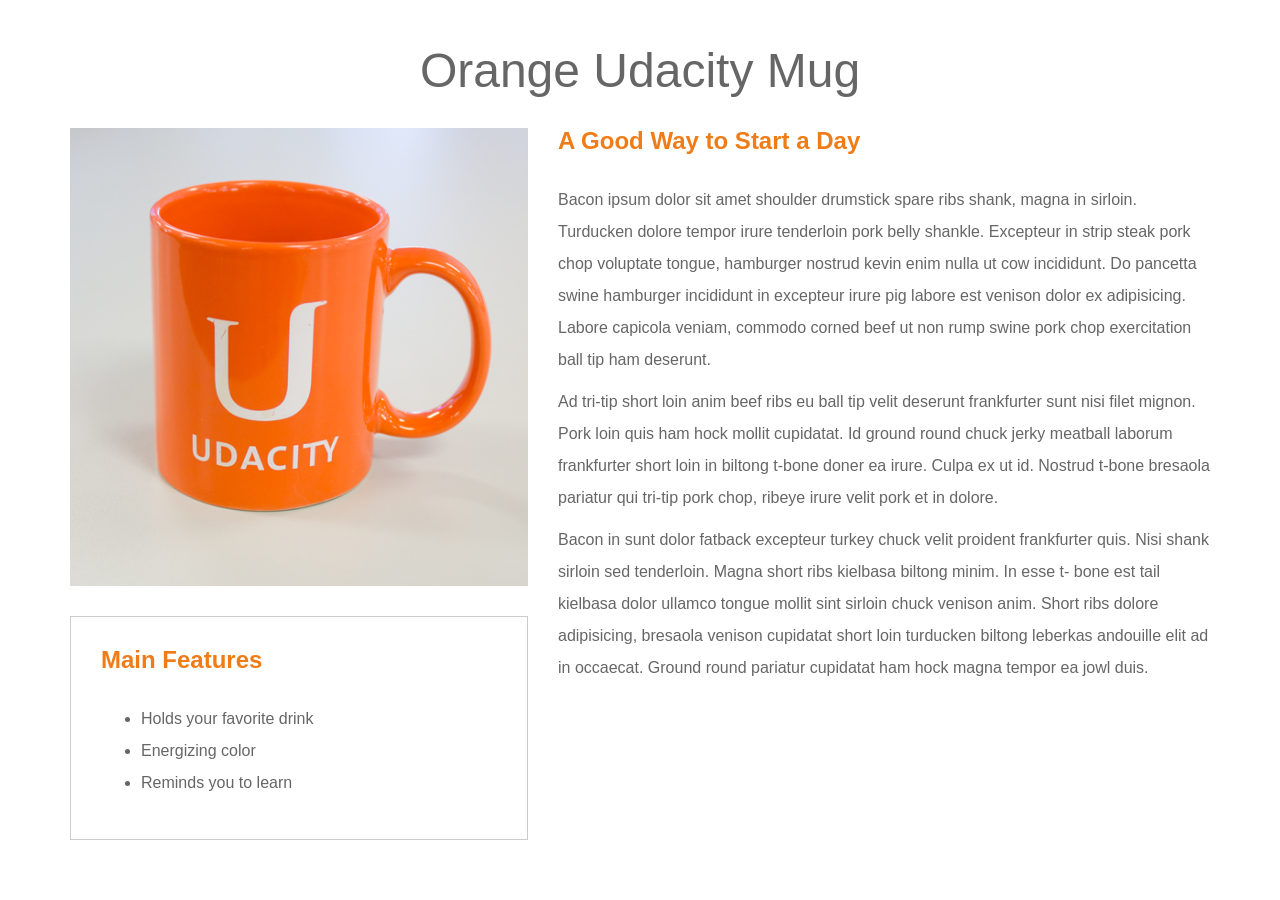
<file: udacity_frontend_web_developer_project_1/index.html>
<!doctype html>
<html>
  <head>
      <link rel="stylesheet" href="css/bootstrap.min.css">
      <link rel="stylesheet" href="css/main.css">
  </head>
  <body>
    <div class="container">
        <div class="row">
            <div class="col-md-12 text-center">
                <h1>Orange Udacity Mug</h1>
            </div>
        </div>
        <div class="row">
            <div class="col-md-5 left-col">
                <img class="img-responsive mug-image" src="images/mug.png" alt="The orange Udacity mug.">
                <div class="featured-box">
                  <h2>Main Features</h2>
                  <ul class="featured-ul">
                    <li>Holds your favorite drink</li>
                    <li>Energizing color</li>
                    <li>Reminds you to learn</li>
                  </ul>
                </div>
            </div>
            <div class="col-md-7 right-col">
                <h2 class="h2-right">A Good Way to Start a Day</h2>
                <p>
                    Bacon ipsum dolor sit amet shoulder drumstick spare ribs shank, magna in sirloin. Turducken dolore tempor irure tenderloin pork belly shankle. Excepteur in strip steak pork chop voluptate tongue, hamburger nostrud kevin enim nulla ut cow incididunt. Do pancetta swine hamburger incididunt in excepteur irure pig labore est venison dolor ex adipisicing. Labore capicola veniam, commodo corned beef ut non rump swine pork chop exercitation ball tip ham deserunt.
                </p>
                <p>
                  Ad tri-tip short loin anim beef ribs eu ball tip velit deserunt frankfurter sunt nisi filet mignon. Pork loin quis ham hock mollit cupidatat. Id ground round chuck jerky meatball laborum frankfurter short loin in biltong t-bone doner ea irure. Culpa ex ut id. Nostrud t-bone bresaola pariatur qui tri-tip pork chop, ribeye irure velit pork et in dolore.
                </p>
                <p>
                  Bacon in sunt dolor fatback excepteur turkey chuck velit proident frankfurter quis. Nisi shank sirloin sed tenderloin. Magna short ribs kielbasa biltong minim. In esse t- bone est tail kielbasa dolor ullamco tongue mollit sint sirloin chuck venison anim. Short ribs dolore adipisicing, bresaola venison cupidatat short loin turducken biltong leberkas andouille elit ad in occaecat. Ground round pariatur cupidatat ham hock magna tempor ea jowl duis.
                </p>
            </div>
        </div>
    </div>
  </body>
</html>
</file>
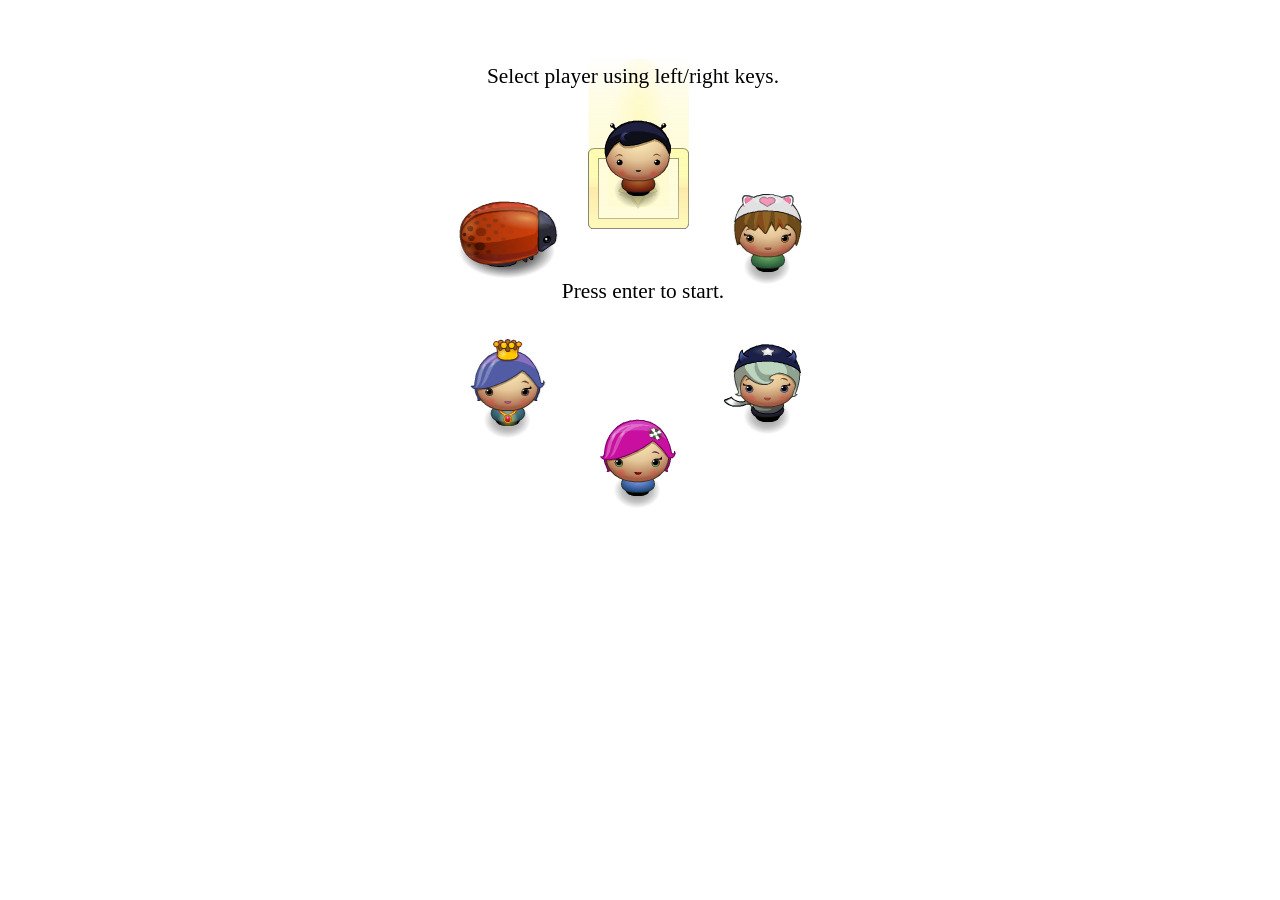
<file: udacity_frontend_web_developer_project_3/index.html>
<!DOCTYPE html>
<html>
<head>
    <title>Effective JavaScript: Frogger</title>
    <link rel="stylesheet" href="css/style.css">
</head>
<body>
    <script src="js/resources.js"></script>
    <script src="js/app.js"></script>
    <script src="js/engine.js"></script>
</body>
</html>
</file>
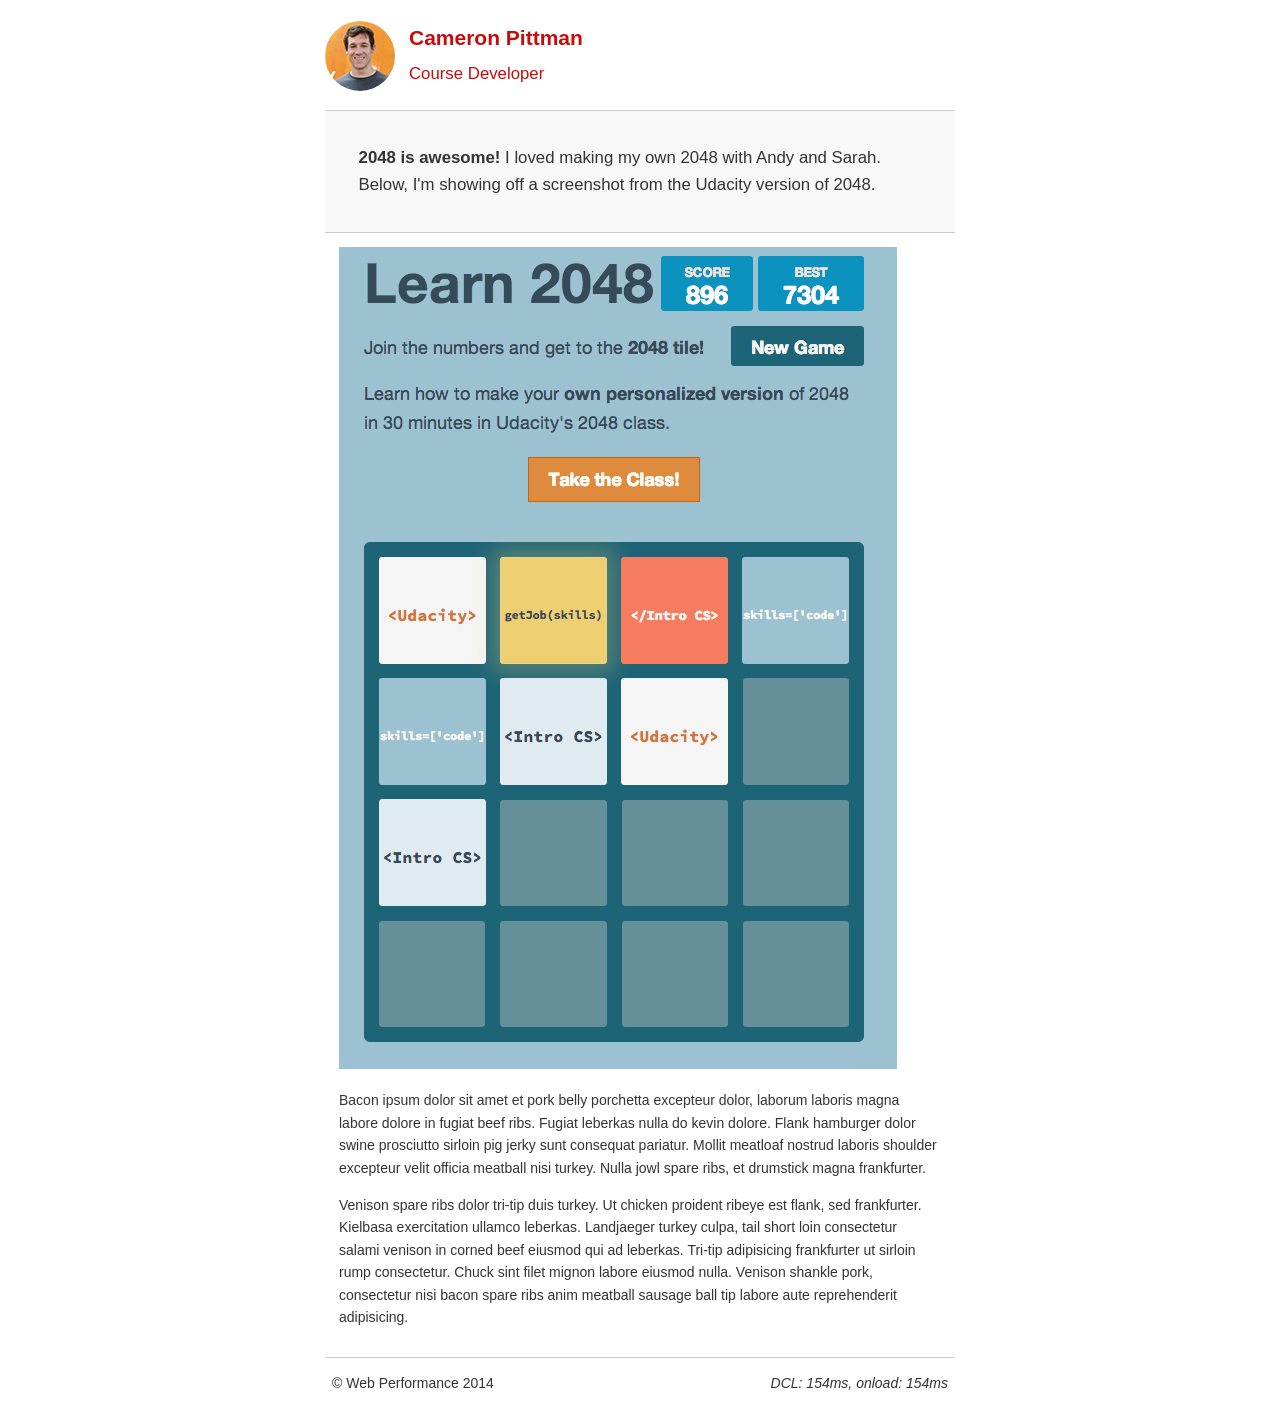
<file: project-2048.html>
<!DOCTYPE html>
<html lang="en">
	<head>
		<meta charset="utf-8">
		<meta name="viewport" content="width=device-width, initial-scale=1">
		<meta name="description" content="Cameron's 2048 Project">
		<meta name="author" content="Cameron Pittman">
		<title>Cameron Pittman: Portfolio</title>
		<link media="print" href="css/print.css" rel="stylesheet">
		<style type="text/css">
			html {
				font-size: 100%;
				overflow-y: scroll;
				-webkit-tap-highlight-color: rgba(0,0,0,0);
				-ms-text-size-adjust: 100%;
				-webkit-text-size-adjust: none;
			}
			body {
				margin: 0;
				font-size: 14px;
				line-height: 1.61;
				font-weight: 400;
			}
			body, button, input, select, textarea {
				font-family: 'Open Sans', sans-serif;
				color: #333;
			}
			a {color: #12C;}
			a:visited {color: #61C;}
			a:focus {outline: thin dotted;}
			a:hover, a:active {
				color: #c00;
				outline: 0;
			}
			b, strong {font-weight: bold;}
			pre, code {
				font-family: monospace, monospace;
				font-size: 1em;
			}
			ul, ol {
				margin: 1em 0;
				padding: 0 0 0 20px;
			}
			img {
				border: 0;
				max-width: 100%;
			}
			body {background: #fff;}
			header, footer, .container {
				max-width: 45em;
				margin: 0 auto;
			}
			header {
				padding: 0 0.5em;
				color: #C90B0B;
			}
			header img {
				border-radius: 40px;
				float: left;
			}
			header p {
				font-size:1.5em;
				font-weight: bold;
				padding-left: 4em;
			}
			header p span {
				font-size: 0.8em;
				font-weight: normal;
			}
			.hero {
				padding: 2em;
				background-color: #f8f8f8;
				font-size:1.2em;
				border-bottom: 1px solid #ccc;
				border-top: 1px solid #ccc;
			}
			.content {padding: 1em 1em;}
			.content li {
				list-style-type: none;
				font-size: 1.1em;
			}
			li img {
				float:left;
				padding-right: 1em;
			}
			li p {
				font-size: 0.9em;
				font-style: italic;
			}
			footer {
				padding: 0 0.5em;
				border-top: 1px solid #ccc;
			}
			footer span {
				float: right;
				font-style: italic;
			}
			@media only screen and (max-width: 480px) {
				body {font-size: 12px;}
				header p {padding-left: 4.5em;}
			}
		</style>
	</head>
	<body>
		<header>
			<a href="/"><img src="img/profilepic.jpg" height="70" width="70"></a>
			<p>Cameron Pittman<br><span>Course Developer</span></p>
		</header>
		<div class="container">
			<div class="hero">
				<strong>2048 is awesome!</strong> I loved making my own 2048 with Andy and Sarah. Below,
				I'm showing off a screenshot from the Udacity version of 2048.
			</div>
			<div class="content">
				<img class="img-responsive" src="img/2048.png" height="822" width="558">
				<p>Bacon ipsum dolor sit amet et pork belly porchetta excepteur dolor, laborum laboris
					magna labore dolore in fugiat beef ribs. Fugiat leberkas nulla do kevin dolore. Flank
					hamburger dolor swine prosciutto sirloin pig jerky sunt consequat pariatur. Mollit
					meatloaf nostrud laboris shoulder excepteur velit officia meatball nisi turkey. Nulla
					jowl spare ribs, et drumstick magna frankfurter.</p>
				<p>Venison spare ribs dolor tri-tip duis turkey. Ut chicken proident ribeye est flank, sed
					frankfurter. Kielbasa exercitation ullamco leberkas. Landjaeger turkey culpa, tail
					short loin consectetur salami venison in corned beef eiusmod qui ad leberkas. Tri-tip
					adipisicing frankfurter ut sirloin rump consectetur. Chuck sint filet mignon labore
					eiusmod nulla. Venison shankle pork, consectetur nisi bacon spare ribs anim meatball
					sausage ball tip labore aute reprehenderit adipisicing.</p>
			</div>
			<footer>
				<p>&copy; Web Performance 2014 <span id="crp-stats"></span></p>
			</footer>
		</div>
		<script>
		(function(w,g){w['GoogleAnalyticsObject']=g;
		w[g]=w[g]||function(){(w[g].q=w[g].q||[]).push(arguments)};w[g].l=1*new Date();})(window,'ga');

		// TODO: replace with your Google Analytics profile ID.
		ga('create', 'UA-XXXX-Y');
		ga('send', 'pageview');
		</script>
		<script src="//www.google-analytics.com/analytics.js"></script>
		<script src="js/perfmatters.js"></script>
	</body>
</html>
</file>
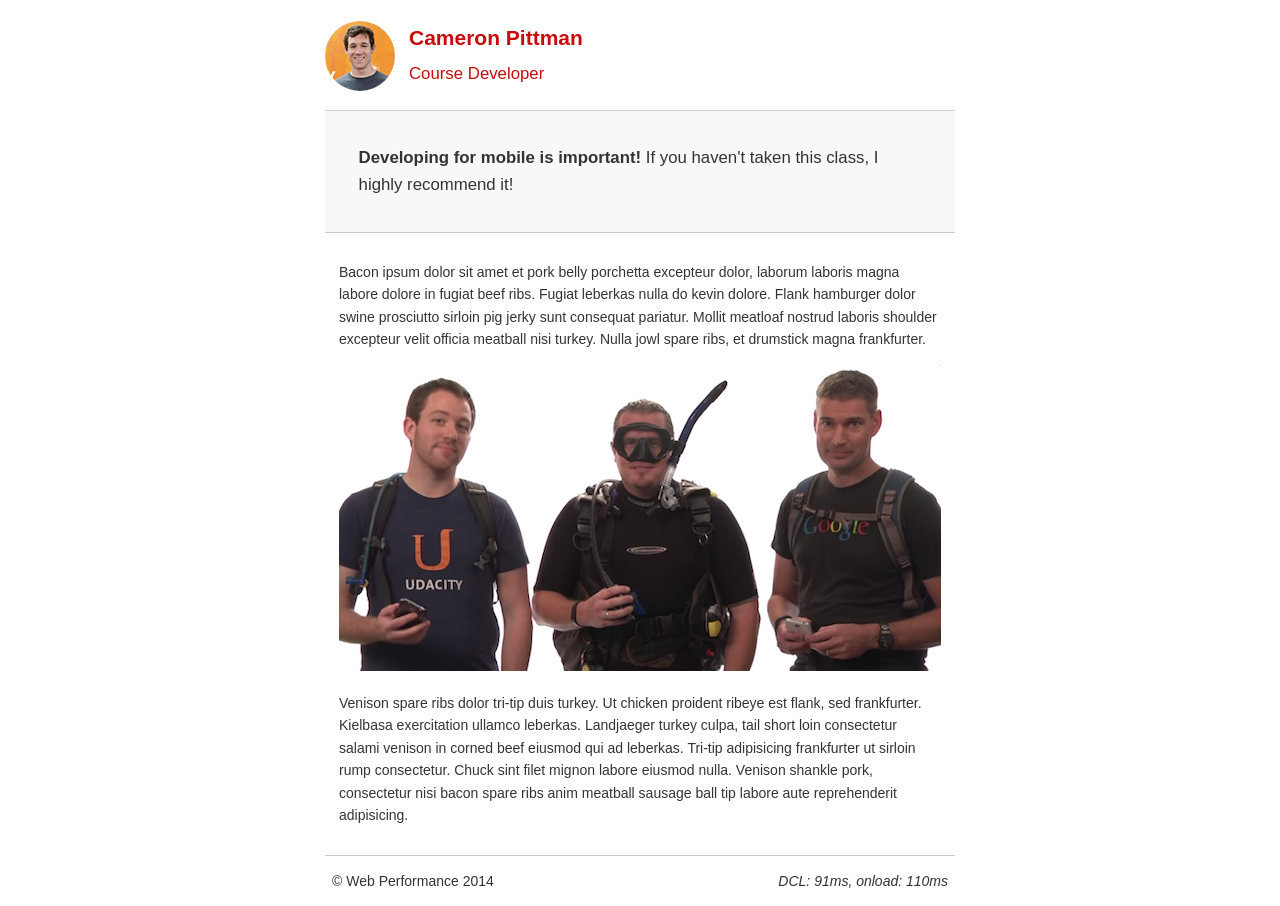
<file: project-mobile.html>
<!DOCTYPE html>
<html lang="en">
	<head>
		<meta charset="utf-8">
		<meta name="viewport" content="width=device-width, initial-scale=1">
		<meta name="description" content="A page about mobile development.">
		<meta name="author" content="Cameron Pittman">
		<title>Cameron Pitman: Portfolio</title>
		<link media="print" href="css/print.css" rel="stylesheet">
		<style type="text/css">
			html {
				font-size: 100%;
				overflow-y: scroll;
				-webkit-tap-highlight-color: rgba(0,0,0,0);
				-ms-text-size-adjust: 100%;
				-webkit-text-size-adjust: none;
			}
			body {
				margin: 0;
				font-size: 14px;
				line-height: 1.61;
				font-weight: 400;
			}
			body, button, input, select, textarea {
				font-family: 'Open Sans', sans-serif;
				color: #333;
			}
			a {color: #12C;}
			a:visited {color: #61C;}
			a:focus {outline: thin dotted;}
			a:hover, a:active {
				color: #c00;
				outline: 0;
			}
			b, strong {font-weight: bold;}
			pre, code {
				font-family: monospace, monospace;
				font-size: 1em;
			}
			ul, ol {
				margin: 1em 0;
				padding: 0 0 0 20px;
			}
			img {
				border: 0;
				max-width: 100%;
			}
			body {background: #fff;}
			header, footer, .container {
				max-width: 45em;
				margin: 0 auto;
			}
			header {
				padding: 0 0.5em;
				color: #C90B0B;
			}
			header img {
				border-radius: 40px;
				float: left;
			}
			header p {
				font-size:1.5em;
				font-weight: bold;
				padding-left: 4em;
			}
			header p span {
				font-size: 0.8em;
				font-weight: normal;
			}
			.hero {
				padding: 2em;
				background-color: #f8f8f8;
				font-size:1.2em;
				border-bottom: 1px solid #ccc;
				border-top: 1px solid #ccc;
			}
			.content {padding: 1em 1em;}
			.content li {
				list-style-type: none;
				font-size: 1.1em;
			}
			li img {
				float:left;
				padding-right: 1em;
			}
			li p {
				font-size: 0.9em;
				font-style: italic;
			}
			footer {
				padding: 0 0.5em;
				border-top: 1px solid #ccc;
			}
			footer span {
				float: right;
				font-style: italic;
			}
			@media only screen and (max-width: 480px) {
				body {font-size: 12px;}
				header p {padding-left: 4.5em;}
			}
		</style>
	</head>
	<body>
		<header>
			<a href="/"><img src="img/profilepic.jpg" height="70" width="70"></a>
			<p>Cameron Pittman<br><span>Course Developer</span></p>
		</header>
		<div class="container">
			<div class="hero">
				<strong>Developing for mobile is important!</strong> If you haven't taken this class, I highly recommend it!
			</div>
			<div class="content">
				<p>Bacon ipsum dolor sit amet et pork belly porchetta excepteur dolor,
					laborum laboris magna labore dolore in fugiat beef ribs. Fugiat
					leberkas nulla do kevin dolore. Flank hamburger dolor swine prosciutto
					sirloin pig jerky sunt consequat pariatur. Mollit meatloaf nostrud laboris
					shoulder excepteur velit officia meatball nisi turkey. Nulla jowl spare ribs,
					et drumstick magna frankfurter.</p>
				<img src="img/mobilewebdev.jpg" height="306" width="602">
				<p>Venison spare ribs dolor tri-tip duis turkey. Ut chicken proident ribeye est
					flank, sed frankfurter. Kielbasa exercitation ullamco leberkas. Landjaeger
					turkey culpa, tail short loin consectetur salami venison in corned beef
					eiusmod qui ad leberkas. Tri-tip adipisicing frankfurter ut sirloin rump
					consectetur. Chuck sint filet mignon labore eiusmod nulla. Venison shankle
					pork, consectetur nisi bacon spare ribs anim meatball sausage ball tip
					labore aute reprehenderit adipisicing.</p>
			</div>
			<footer>
				<p>&copy; Web Performance 2014 <span id="crp-stats"></span></p>
			</footer>
		</div>
		<script>
			(function(w,g){w['GoogleAnalyticsObject']=g;
			w[g]=w[g]||function(){(w[g].q=w[g].q||[]).push(arguments)};w[g].l=1*new Date();})(window,'ga');

			// TODO: replace with your Google Analytics profile ID.
			ga('create', 'UA-XXXX-Y');
			ga('send', 'pageview');
		</script>
		<script src="http://www.google-analytics.com/analytics.js"></script>
		<script>
			function logCRP() {
			  var t = window.performance.timing,
			    dcl = t.domContentLoadedEventStart - t.domLoading,
			    complete = t.domComplete - t.domLoading;
			  var stats = document.getElementById("crp-stats");
			  stats.textContent = 'DCL: ' + dcl + 'ms, onload: ' + complete + 'ms';
			}

			window.addEventListener("load", function(event) {
			  logCRP();
			});
		</script>
	</body>
</html>
</file>
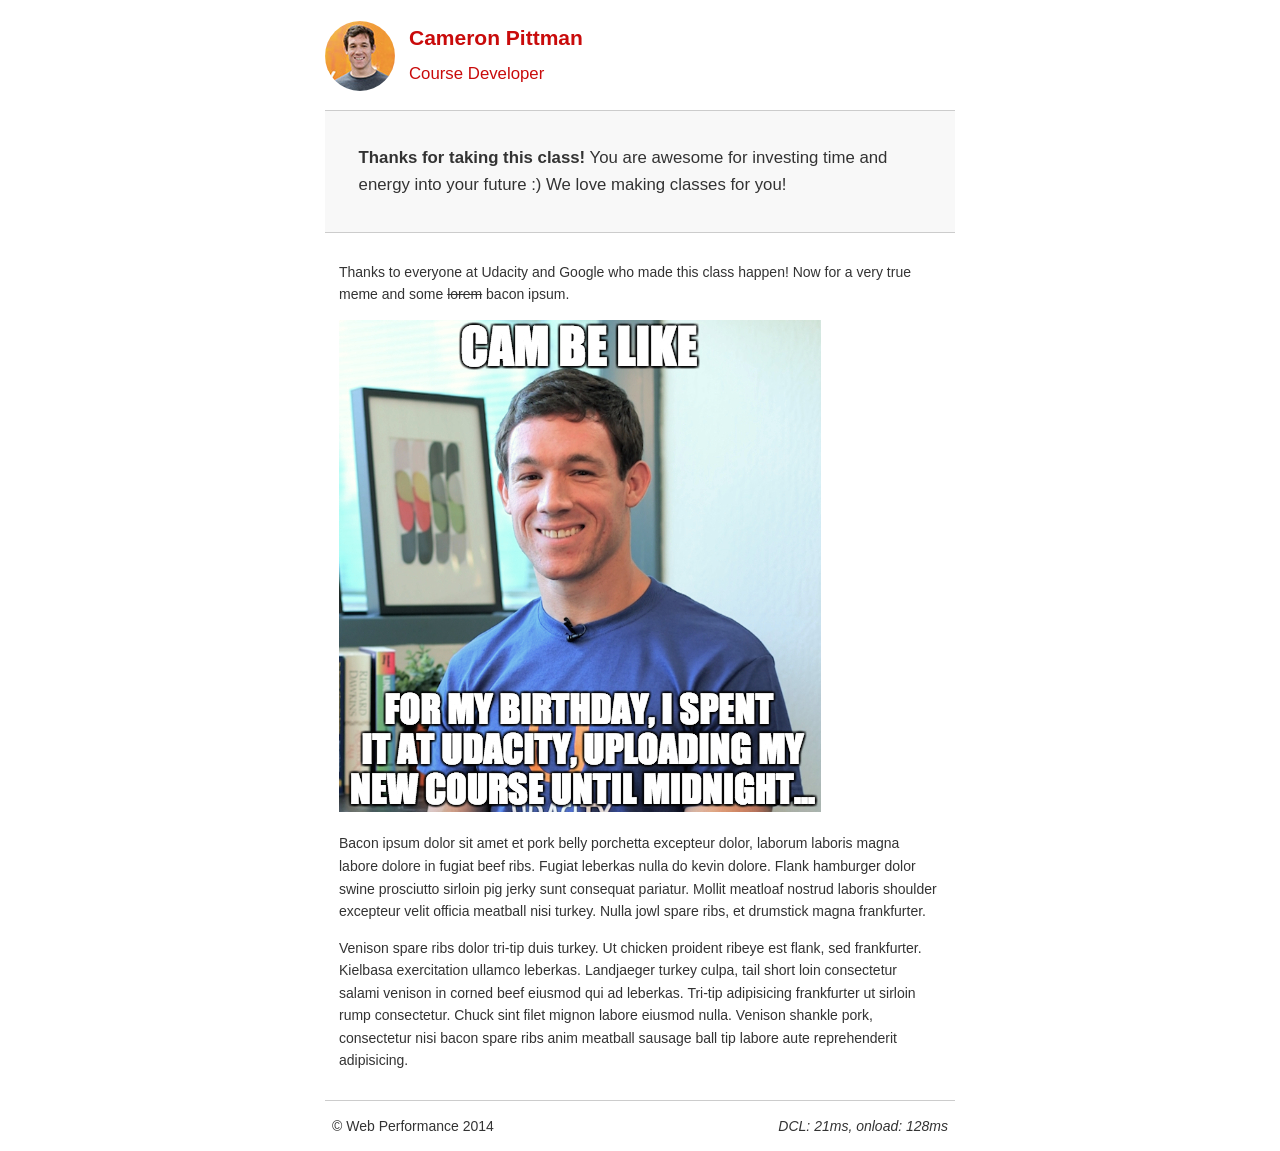
<file: project-webperf.html>
<!DOCTYPE html>
<html lang="en">
	<head>
		<meta charset="utf-8">
		<meta name="viewport" content="width=device-width, initial-scale=1">
		<meta name="description" content="A page about web performance">
		<meta name="author" content="Cameron Pittman">
		<title>Cameron Pitman: Portfolio</title>
		<link media="print" href="css/print.css" rel="stylesheet">
		<style type="text/css">
			html {
				font-size: 100%;
				overflow-y: scroll;
				-webkit-tap-highlight-color: rgba(0,0,0,0);
				-ms-text-size-adjust: 100%;
				-webkit-text-size-adjust: none;
			}
			body {
				margin: 0;
				font-size: 14px;
				line-height: 1.61;
				font-weight: 400;
			}
			body, button, input, select, textarea {
				font-family: 'Open Sans', sans-serif;
				color: #333;
			}
			a {color: #12C;}
			a:visited {color: #61C;}
			a:focus {outline: thin dotted;}
			a:hover, a:active {
				color: #c00;
				outline: 0;
			}
			b, strong {font-weight: bold;}
			pre, code {
				font-family: monospace, monospace;
				font-size: 1em;
			}
			ul, ol {
				margin: 1em 0;
				padding: 0 0 0 20px;
			}
			img {
				border: 0;
				max-width: 100%;
			}
			body {background: #fff;}
			header, footer, .container {
				max-width: 45em;
				margin: 0 auto;
			}
			header {
				padding: 0 0.5em;
				color: #C90B0B;
			}
			header img {
				border-radius: 40px;
				float: left;
			}
			header p {
				font-size:1.5em;
				font-weight: bold;
				padding-left: 4em;
			}
			header p span {
				font-size: 0.8em;
				font-weight: normal;
			}
			.hero {
				padding: 2em;
				background-color: #f8f8f8;
				font-size:1.2em;
				border-bottom: 1px solid #ccc;
				border-top: 1px solid #ccc;
			}
			.content {padding: 1em 1em;}
			.content li {
				list-style-type: none;
				font-size: 1.1em;
			}
			li img {
				float:left;
				padding-right: 1em;
			}
			li p {
				font-size: 0.9em;
				font-style: italic;
			}
			footer {
				padding: 0 0.5em;
				border-top: 1px solid #ccc;
			}
			footer span {
				float: right;
				font-style: italic;
			}
			@media only screen and (max-width: 480px) {
				body {font-size: 12px;}
				header p {padding-left: 4.5em;}
			}
		</style>
	</head>
	<body>
		<header>
			<a href="/"><img src="img/profilepic.jpg" height="70" width="70"></a>
			<p>Cameron Pittman<br><span>Course Developer</span></p>
		</header>
		<div class="container">
			<div class="hero">
				<strong>Thanks for taking this class!</strong> You are awesome for investing time and
				energy into your future :) We love making classes for you!
			</div>
			<div class="content">
				<p>Thanks to everyone at Udacity and Google who made this class
					happen! Now for a very true meme and some <strike>lorem</strike> bacon ipsum.</p>
				<img src="img/cam_be_like.jpg" width="482" height="492">
				<p>Bacon ipsum dolor sit amet et pork belly porchetta excepteur dolor, laborum
					laboris magna labore dolore in fugiat beef ribs. Fugiat leberkas nulla do
					kevin dolore. Flank hamburger dolor swine prosciutto sirloin pig jerky sunt
					consequat pariatur. Mollit meatloaf nostrud laboris shoulder excepteur velit
					officia meatball nisi turkey. Nulla jowl spare ribs, et drumstick magna frankfurter.</p>
				<p>Venison spare ribs dolor tri-tip duis turkey. Ut chicken proident ribeye est
					flank, sed frankfurter. Kielbasa exercitation ullamco leberkas. Landjaeger
					turkey culpa, tail short loin consectetur salami venison in corned beef eiusmod
					qui ad leberkas. Tri-tip adipisicing frankfurter ut sirloin rump consectetur.
					Chuck sint filet mignon labore eiusmod nulla. Venison shankle pork, consectetur
					nisi bacon spare ribs anim meatball sausage ball tip labore aute reprehenderit adipisicing.</p>
			</div>
			<footer>
				<p>&copy; Web Performance 2014 <span id="crp-stats"></span></p>
			</footer>
		</div>
		<script>
			(function(w,g){w['GoogleAnalyticsObject']=g;
			w[g]=w[g]||function(){(w[g].q=w[g].q||[]).push(arguments)};w[g].l=1*new Date();})(window,'ga');

			// TODO: replace with your Google Analytics profile ID.
			ga('create', 'UA-XXXX-Y');
			ga('send', 'pageview');
		</script>
		<script>
			function logCRP() {
			  var t = window.performance.timing,
			    dcl = t.domContentLoadedEventStart - t.domLoading,
			    complete = t.domComplete - t.domLoading;
			  var stats = document.getElementById("crp-stats");
			  stats.textContent = 'DCL: ' + dcl + 'ms, onload: ' + complete + 'ms';
			}

			window.addEventListener("load", function(event) {
			  logCRP();
			});
		</script>
	</body>
</html>
</file>
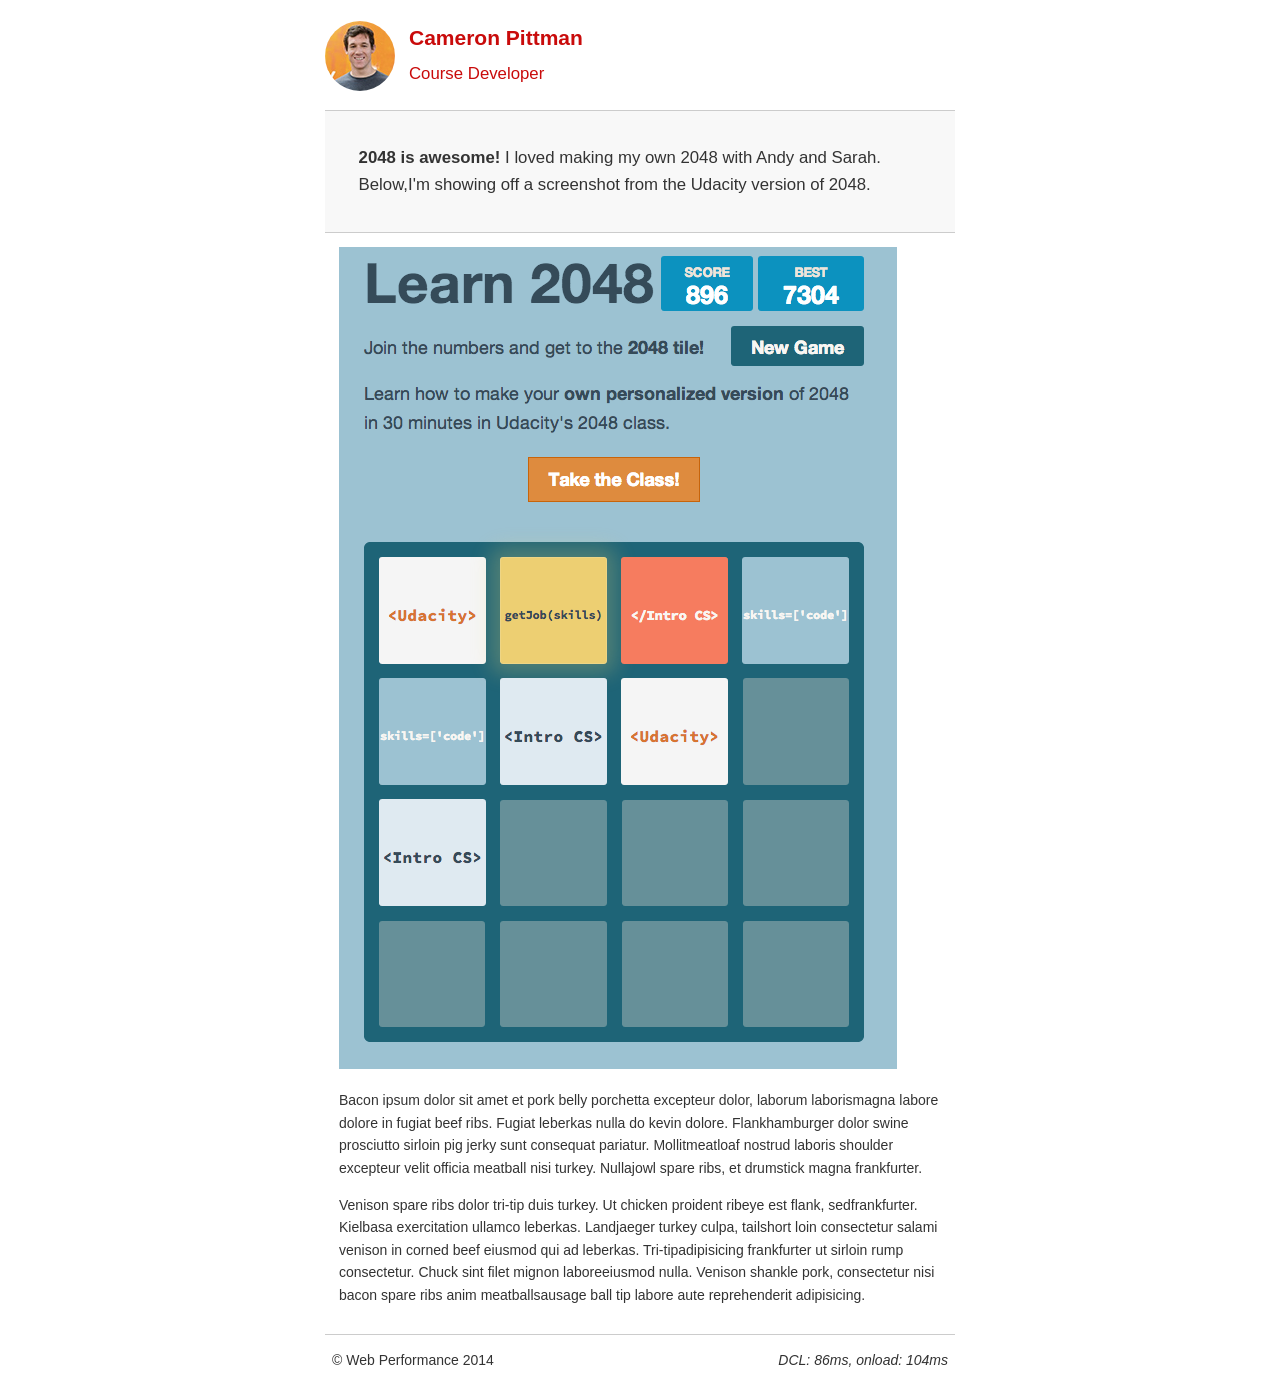
<file: udacity_frontend_web_developer_project_4/project-2048.html>
<!DOCTYPE html><html lang="en"><head><meta charset="utf-8"><meta name="viewport" content="width=device-width, initial-scale=1"><meta name="description" content="Cameron's 2048 Project"><meta name="author" content="Cameron Pittman"><title>Cameron Pittman: Portfolio</title><style type="text/css" media="print">@media print{*{background:0 0!important;color:#000!important;text-shadow:none!important;filter:none!important;-ms-filter:none!important}a,a:visited{color:#444!important;text-decoration:underline}a[href]:after{content:" (" attr(href) ")"}img,tr{page-break-inside:avoid}img{max-width:100%!important}@page{margin:.5cm}h2,h3,p{orphans:3;widows:3}h2,h3{page-break-after:avoid}}</style><style type="text/css">html{font-size:100%;overflow-y:scroll;-webkit-tap-highlight-color:transparent;-ms-text-size-adjust:100%;-webkit-text-size-adjust:none}body{margin:0;font-size:14px;line-height:1.61;font-weight:400}body,button,input,select,textarea{font-family:'Open Sans',sans-serif;color:#333}a{color:#12C}a:visited{color:#61C}a:focus{outline:dotted thin}a:active,a:hover{color:#c00;outline:0}b,strong{font-weight:700}code,pre{font-family:monospace,monospace;font-size:1em}ol,ul{margin:1em 0;padding:0 0 0 20px}img{border:0;max-width:100%}body{background:#fff}.container,footer,header{max-width:45em;margin:0 auto}header{padding:0 .5em;color:#C90B0B}header img{border-radius:40px;float:left}header p{font-size:1.5em;font-weight:700;padding-left:4em}header p span{font-size:.8em;font-weight:400}.hero{padding:2em;background-color:#f8f8f8;font-size:1.2em;border-bottom:1px solid #ccc;border-top:1px solid #ccc}.content{padding:1em}.content li{list-style-type:none;font-size:1.1em}li img{float:left;padding-right:1em}li p{font-size:.9em;font-style:italic}footer{padding:0 .5em;border-top:1px solid #ccc}footer span{float:right;font-style:italic}@media only screen and (max-width:480px){body{font-size:12px}header p{padding-left:4.5em}}</style></head><body><header><a href="/"><img src="img/profilepic.jpg" height="70" width="70"></a><p>Cameron Pittman<br><span>Course Developer</span></p></header><div class="container"><div class="hero"><strong>2048 is awesome!</strong> I loved making my own 2048 with Andy and Sarah. Below,I'm showing off a screenshot from the Udacity version of 2048.</div><div class="content"><img class="img-responsive" src="img/2048.png" height="822" width="558"><p>Bacon ipsum dolor sit amet et pork belly porchetta excepteur dolor, laborum laborismagna labore dolore in fugiat beef ribs. Fugiat leberkas nulla do kevin dolore. Flankhamburger dolor swine prosciutto sirloin pig jerky sunt consequat pariatur. Mollitmeatloaf nostrud laboris shoulder excepteur velit officia meatball nisi turkey. Nullajowl spare ribs, et drumstick magna frankfurter.</p><p>Venison spare ribs dolor tri-tip duis turkey. Ut chicken proident ribeye est flank, sedfrankfurter. Kielbasa exercitation ullamco leberkas. Landjaeger turkey culpa, tailshort loin consectetur salami venison in corned beef eiusmod qui ad leberkas. Tri-tipadipisicing frankfurter ut sirloin rump consectetur. Chuck sint filet mignon laboreeiusmod nulla. Venison shankle pork, consectetur nisi bacon spare ribs anim meatballsausage ball tip labore aute reprehenderit adipisicing.</p></div><footer><p>&copy; Web Performance 2014 <span id="crp-stats"></span></p></footer></div><script>(function(e,n){e.GoogleAnalyticsObject=n,e[n]=e[n]||function(){(e[n].q=e[n].q||[]).push(arguments)},e[n].l=1*new Date})(window,"ga"),ga("create","UA-XXXX-Y"),ga("send","pageview");</script><script src="http://www.google-analytics.com/analytics.js"></script><script>function logCRP(){var o=window.performance.timing,n=o.domContentLoadedEventStart-o.domLoading,t=o.domComplete-o.domLoading,d=document.getElementById("crp-stats");d.textContent="DCL: "+n+"ms, onload: "+t+"ms"}window.addEventListener("load",function(){logCRP()});</script></body></html>
</file>
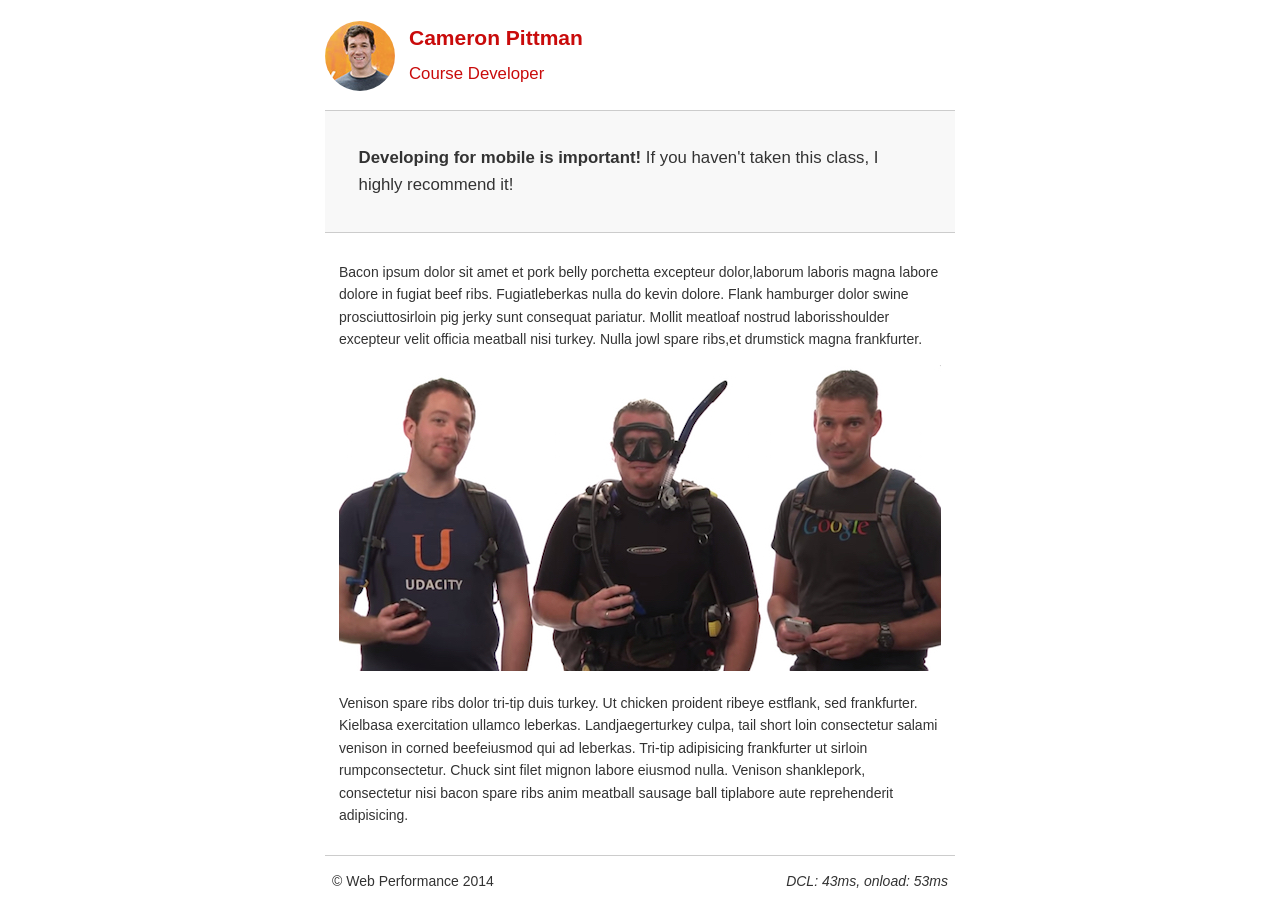
<file: udacity_frontend_web_developer_project_4/project-mobile.html>
<!DOCTYPE html><html lang="en"><head><meta charset="utf-8"><meta name="viewport" content="width=device-width, initial-scale=1"><meta name="description" content="A page about mobile development."><meta name="author" content="Cameron Pittman"><title>Cameron Pitman: Portfolio</title><style type="text/css" media="print">@media print{*{background:0 0!important;color:#000!important;text-shadow:none!important;filter:none!important;-ms-filter:none!important}a,a:visited{color:#444!important;text-decoration:underline}a[href]:after{content:" (" attr(href) ")"}img,tr{page-break-inside:avoid}img{max-width:100%!important}@page{margin:.5cm}h2,h3,p{orphans:3;widows:3}h2,h3{page-break-after:avoid}}</style><style type="text/css">html{font-size:100%;overflow-y:scroll;-webkit-tap-highlight-color:transparent;-ms-text-size-adjust:100%;-webkit-text-size-adjust:none}body{margin:0;font-size:14px;line-height:1.61;font-weight:400}body,button,input,select,textarea{font-family:'Open Sans',sans-serif;color:#333}a{color:#12C}a:visited{color:#61C}a:focus{outline:dotted thin}a:active,a:hover{color:#c00;outline:0}b,strong{font-weight:700}code,pre{font-family:monospace,monospace;font-size:1em}ol,ul{margin:1em 0;padding:0 0 0 20px}img{border:0;max-width:100%}body{background:#fff}.container,footer,header{max-width:45em;margin:0 auto}header{padding:0 .5em;color:#C90B0B}header img{border-radius:40px;float:left}header p{font-size:1.5em;font-weight:700;padding-left:4em}header p span{font-size:.8em;font-weight:400}.hero{padding:2em;background-color:#f8f8f8;font-size:1.2em;border-bottom:1px solid #ccc;border-top:1px solid #ccc}.content{padding:1em}.content li{list-style-type:none;font-size:1.1em}li img{float:left;padding-right:1em}li p{font-size:.9em;font-style:italic}footer{padding:0 .5em;border-top:1px solid #ccc}footer span{float:right;font-style:italic}@media only screen and (max-width:480px){body{font-size:12px}header p{padding-left:4.5em}}</style></head><body><header><a href="/"><img src="img/profilepic.jpg" height="70" width="70"></a><p>Cameron Pittman<br><span>Course Developer</span></p></header><div class="container"><div class="hero"><strong>Developing for mobile is important!</strong> If you haven't taken this class, I highly recommend it!</div><div class="content"><p>Bacon ipsum dolor sit amet et pork belly porchetta excepteur dolor,laborum laboris magna labore dolore in fugiat beef ribs. Fugiatleberkas nulla do kevin dolore. Flank hamburger dolor swine prosciuttosirloin pig jerky sunt consequat pariatur. Mollit meatloaf nostrud laborisshoulder excepteur velit officia meatball nisi turkey. Nulla jowl spare ribs,et drumstick magna frankfurter.</p><img src="img/mobilewebdev.jpg" height="306" width="602"><p>Venison spare ribs dolor tri-tip duis turkey. Ut chicken proident ribeye estflank, sed frankfurter. Kielbasa exercitation ullamco leberkas. Landjaegerturkey culpa, tail short loin consectetur salami venison in corned beefeiusmod qui ad leberkas. Tri-tip adipisicing frankfurter ut sirloin rumpconsectetur. Chuck sint filet mignon labore eiusmod nulla. Venison shanklepork, consectetur nisi bacon spare ribs anim meatball sausage ball tiplabore aute reprehenderit adipisicing.</p></div><footer><p>&copy; Web Performance 2014 <span id="crp-stats"></span></p></footer></div><script>(function(e,n){e.GoogleAnalyticsObject=n,e[n]=e[n]||function(){(e[n].q=e[n].q||[]).push(arguments)},e[n].l=1*new Date})(window,"ga"),ga("create","UA-XXXX-Y"),ga("send","pageview");</script><script src="http://www.google-analytics.com/analytics.js"></script><script>function logCRP(){var o=window.performance.timing,n=o.domContentLoadedEventStart-o.domLoading,t=o.domComplete-o.domLoading,d=document.getElementById("crp-stats");d.textContent="DCL: "+n+"ms, onload: "+t+"ms"}window.addEventListener("load",function(){logCRP()});</script></body></html>
</file>
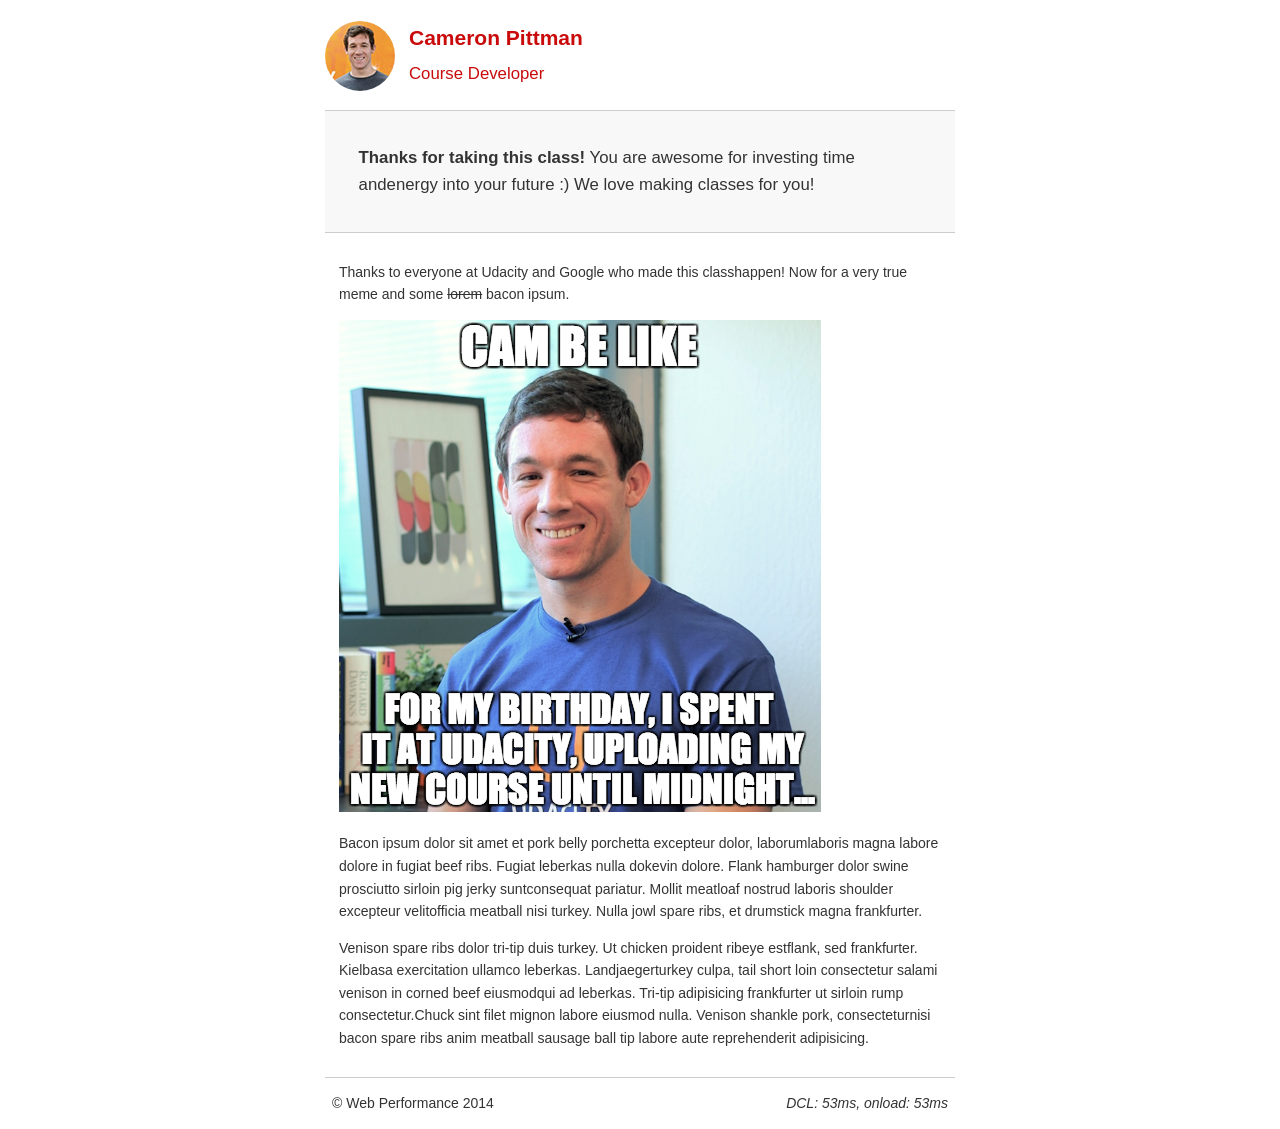
<file: udacity_frontend_web_developer_project_4/project-webperf.html>
<!DOCTYPE html><html lang="en"><head><meta charset="utf-8"><meta name="viewport" content="width=device-width, initial-scale=1"><meta name="description" content="A page about web performance"><meta name="author" content="Cameron Pittman"><title>Cameron Pitman: Portfolio</title><style type="text/css" media="print">@media print{*{background:0 0!important;color:#000!important;text-shadow:none!important;filter:none!important;-ms-filter:none!important}a,a:visited{color:#444!important;text-decoration:underline}a[href]:after{content:" (" attr(href) ")"}img,tr{page-break-inside:avoid}img{max-width:100%!important}@page{margin:.5cm}h2,h3,p{orphans:3;widows:3}h2,h3{page-break-after:avoid}}</style><style type="text/css">html{font-size:100%;overflow-y:scroll;-webkit-tap-highlight-color:transparent;-ms-text-size-adjust:100%;-webkit-text-size-adjust:none}body{margin:0;font-size:14px;line-height:1.61;font-weight:400}body,button,input,select,textarea{font-family:'Open Sans',sans-serif;color:#333}a{color:#12C}a:visited{color:#61C}a:focus{outline:dotted thin}a:active,a:hover{color:#c00;outline:0}b,strong{font-weight:700}code,pre{font-family:monospace,monospace;font-size:1em}ol,ul{margin:1em 0;padding:0 0 0 20px}img{border:0;max-width:100%}body{background:#fff}.container,footer,header{max-width:45em;margin:0 auto}header{padding:0 .5em;color:#C90B0B}header img{border-radius:40px;float:left}header p{font-size:1.5em;font-weight:700;padding-left:4em}header p span{font-size:.8em;font-weight:400}.hero{padding:2em;background-color:#f8f8f8;font-size:1.2em;border-bottom:1px solid #ccc;border-top:1px solid #ccc}.content{padding:1em}.content li{list-style-type:none;font-size:1.1em}li img{float:left;padding-right:1em}li p{font-size:.9em;font-style:italic}footer{padding:0 .5em;border-top:1px solid #ccc}footer span{float:right;font-style:italic}@media only screen and (max-width:480px){body{font-size:12px}header p{padding-left:4.5em}}</style></head><body><header><a href="/"><img src="img/profilepic.jpg" height="70" width="70"></a><p>Cameron Pittman<br><span>Course Developer</span></p></header><div class="container"><div class="hero"><strong>Thanks for taking this class!</strong> You are awesome for investing time andenergy into your future :) We love making classes for you!</div><div class="content"><p>Thanks to everyone at Udacity and Google who made this classhappen! Now for a very true meme and some <strike>lorem</strike> bacon ipsum.</p><img src="img/cam_be_like.jpg" width="482" height="492"><p>Bacon ipsum dolor sit amet et pork belly porchetta excepteur dolor, laborumlaboris magna labore dolore in fugiat beef ribs. Fugiat leberkas nulla dokevin dolore. Flank hamburger dolor swine prosciutto sirloin pig jerky suntconsequat pariatur. Mollit meatloaf nostrud laboris shoulder excepteur velitofficia meatball nisi turkey. Nulla jowl spare ribs, et drumstick magna frankfurter.</p><p>Venison spare ribs dolor tri-tip duis turkey. Ut chicken proident ribeye estflank, sed frankfurter. Kielbasa exercitation ullamco leberkas. Landjaegerturkey culpa, tail short loin consectetur salami venison in corned beef eiusmodqui ad leberkas. Tri-tip adipisicing frankfurter ut sirloin rump consectetur.Chuck sint filet mignon labore eiusmod nulla. Venison shankle pork, consecteturnisi bacon spare ribs anim meatball sausage ball tip labore aute reprehenderit adipisicing.</p></div><footer><p>&copy; Web Performance 2014 <span id="crp-stats"></span></p></footer></div><script>(function(e,n){e.GoogleAnalyticsObject=n,e[n]=e[n]||function(){(e[n].q=e[n].q||[]).push(arguments)},e[n].l=1*new Date})(window,"ga"),ga("create","UA-XXXX-Y"),ga("send","pageview");</script><script src="http://www.google-analytics.com/analytics.js"></script><script>function logCRP(){var o=window.performance.timing,n=o.domContentLoadedEventStart-o.domLoading,t=o.domComplete-o.domLoading,d=document.getElementById("crp-stats");d.textContent="DCL: "+n+"ms, onload: "+t+"ms"}window.addEventListener("load",function(){logCRP()});</script></body></html>
</file>
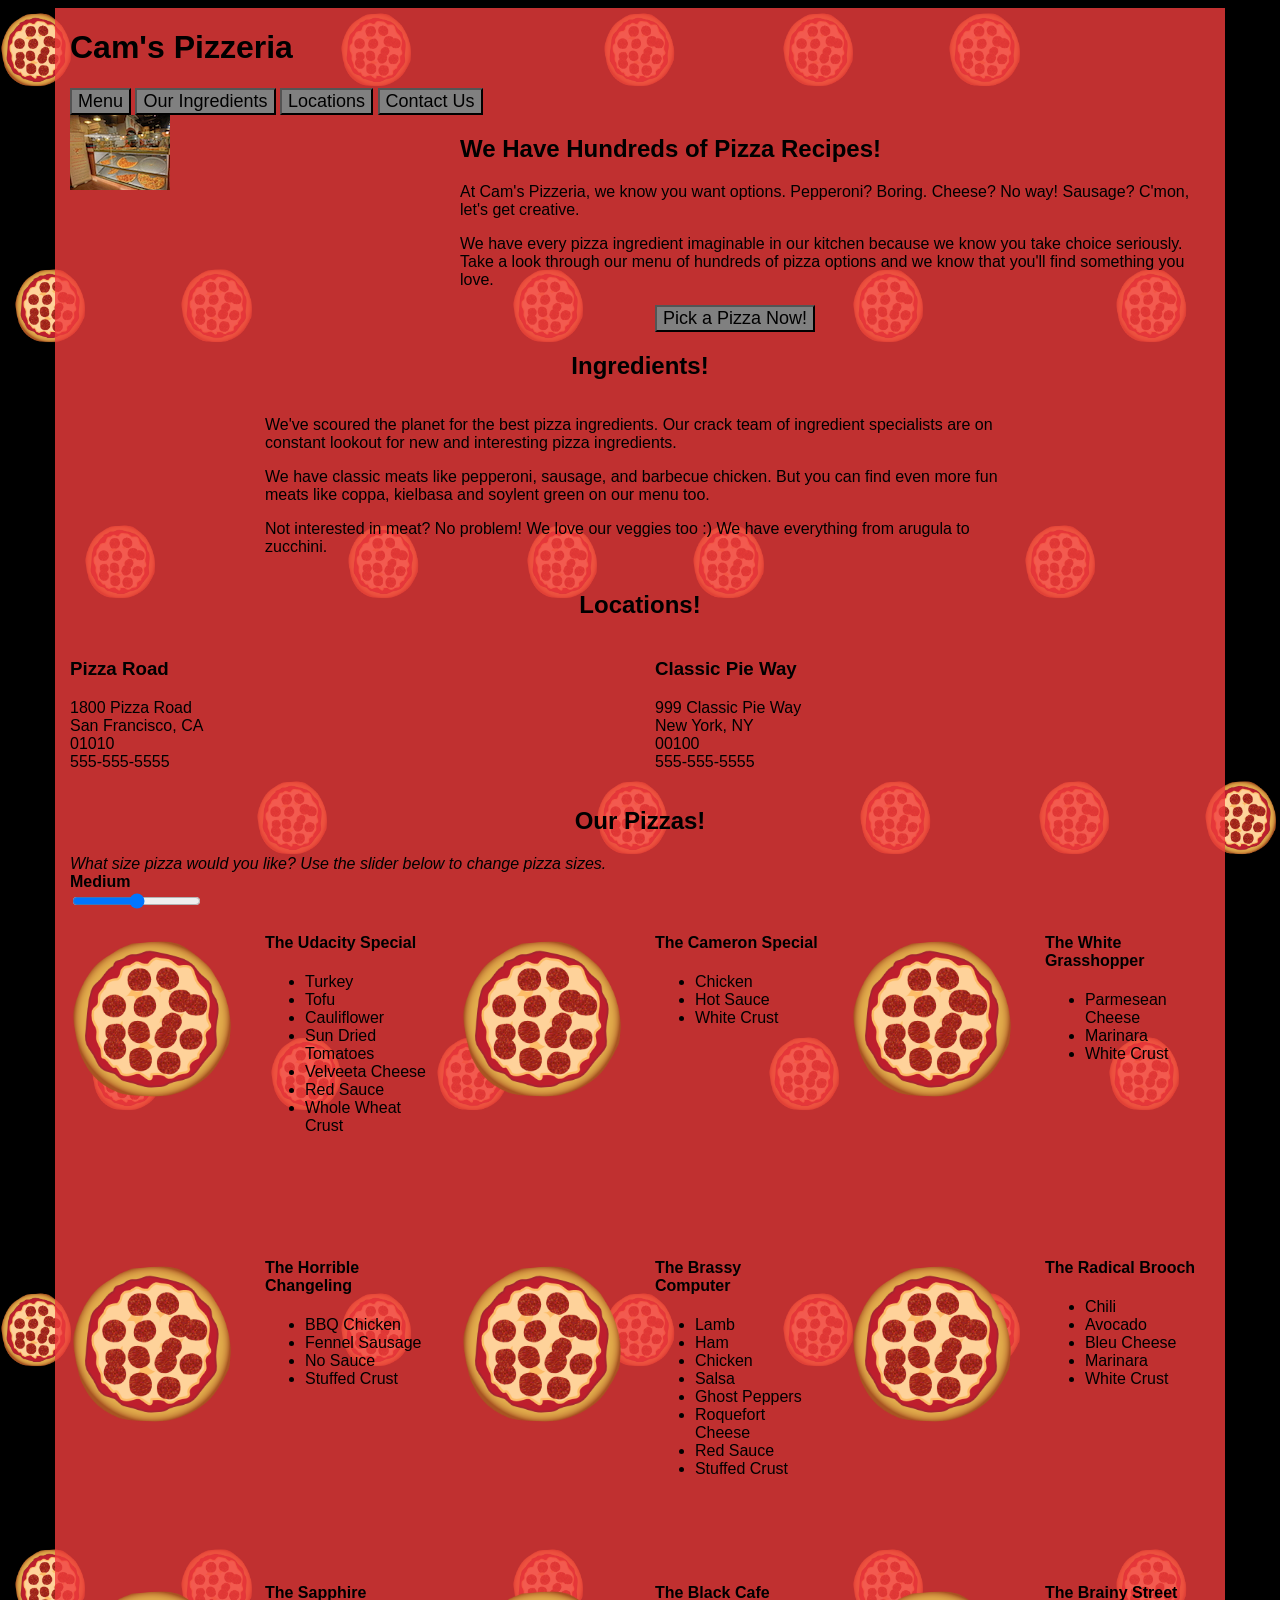
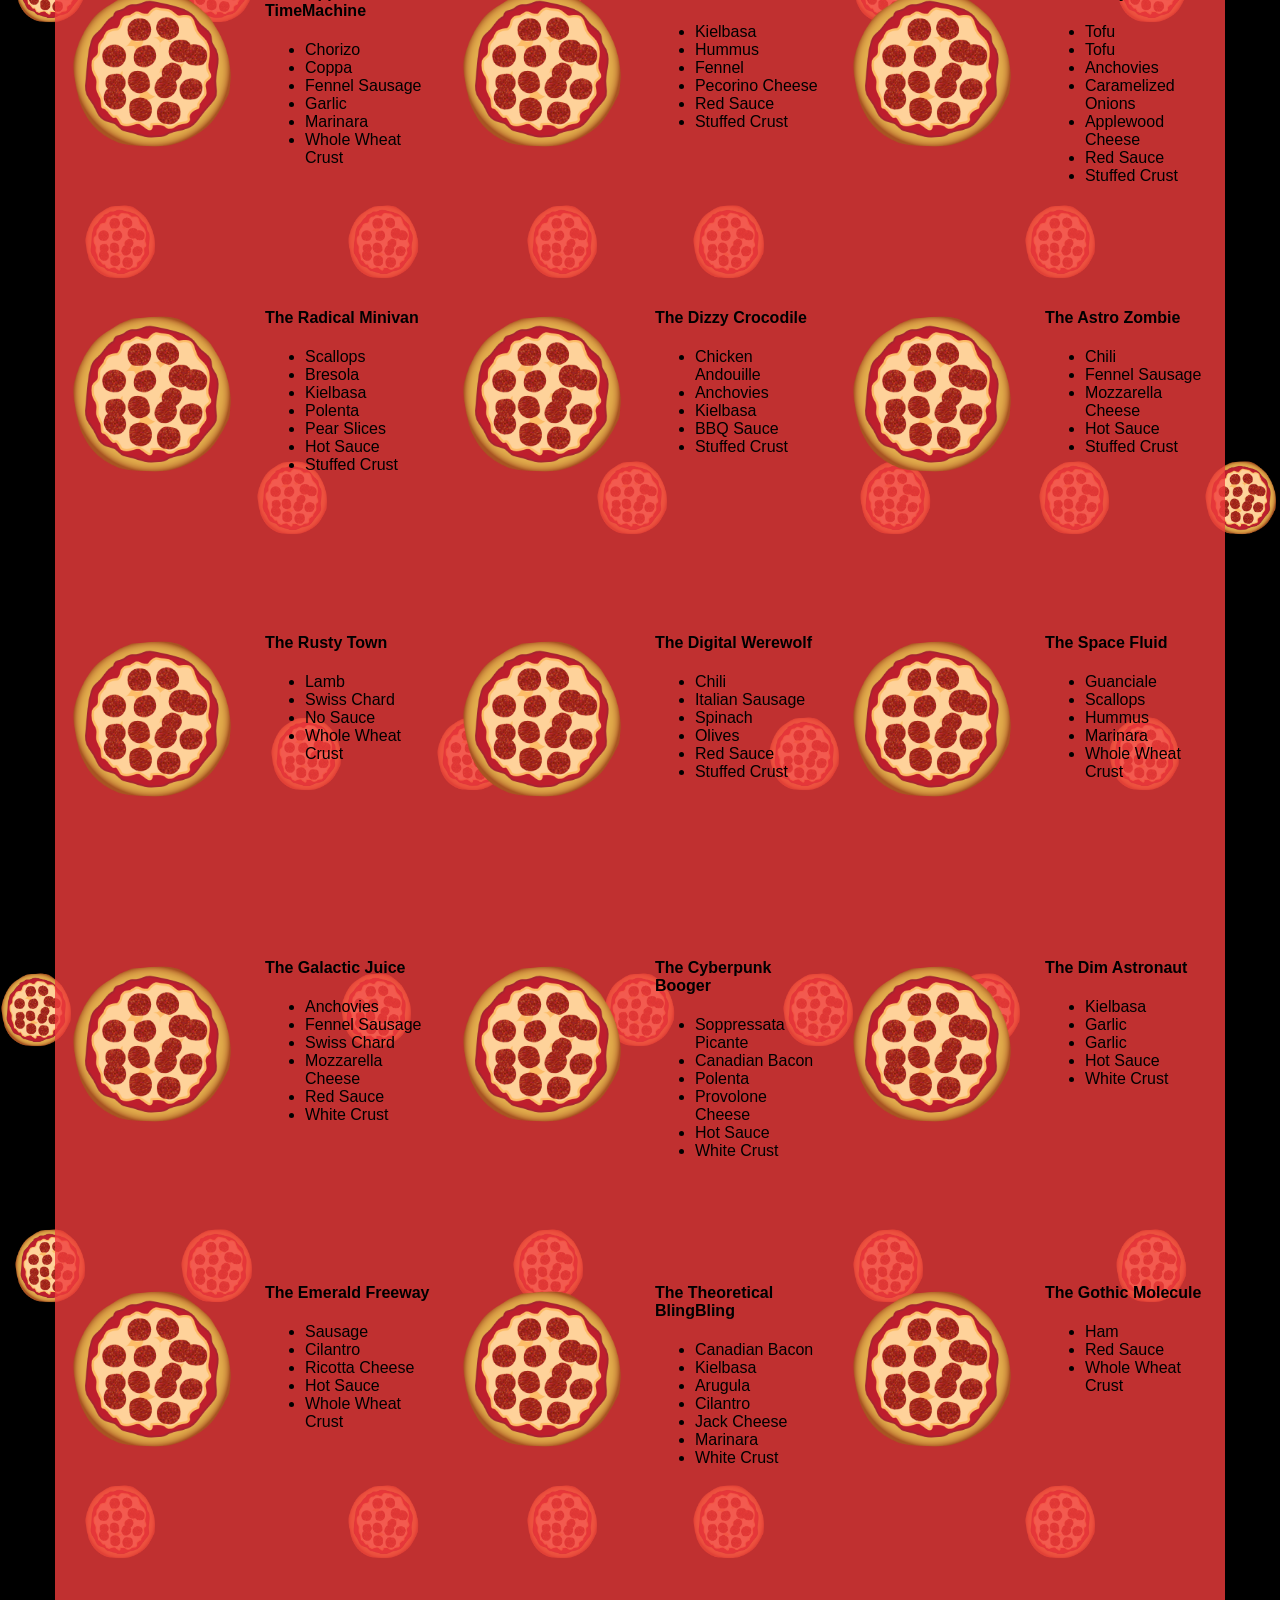
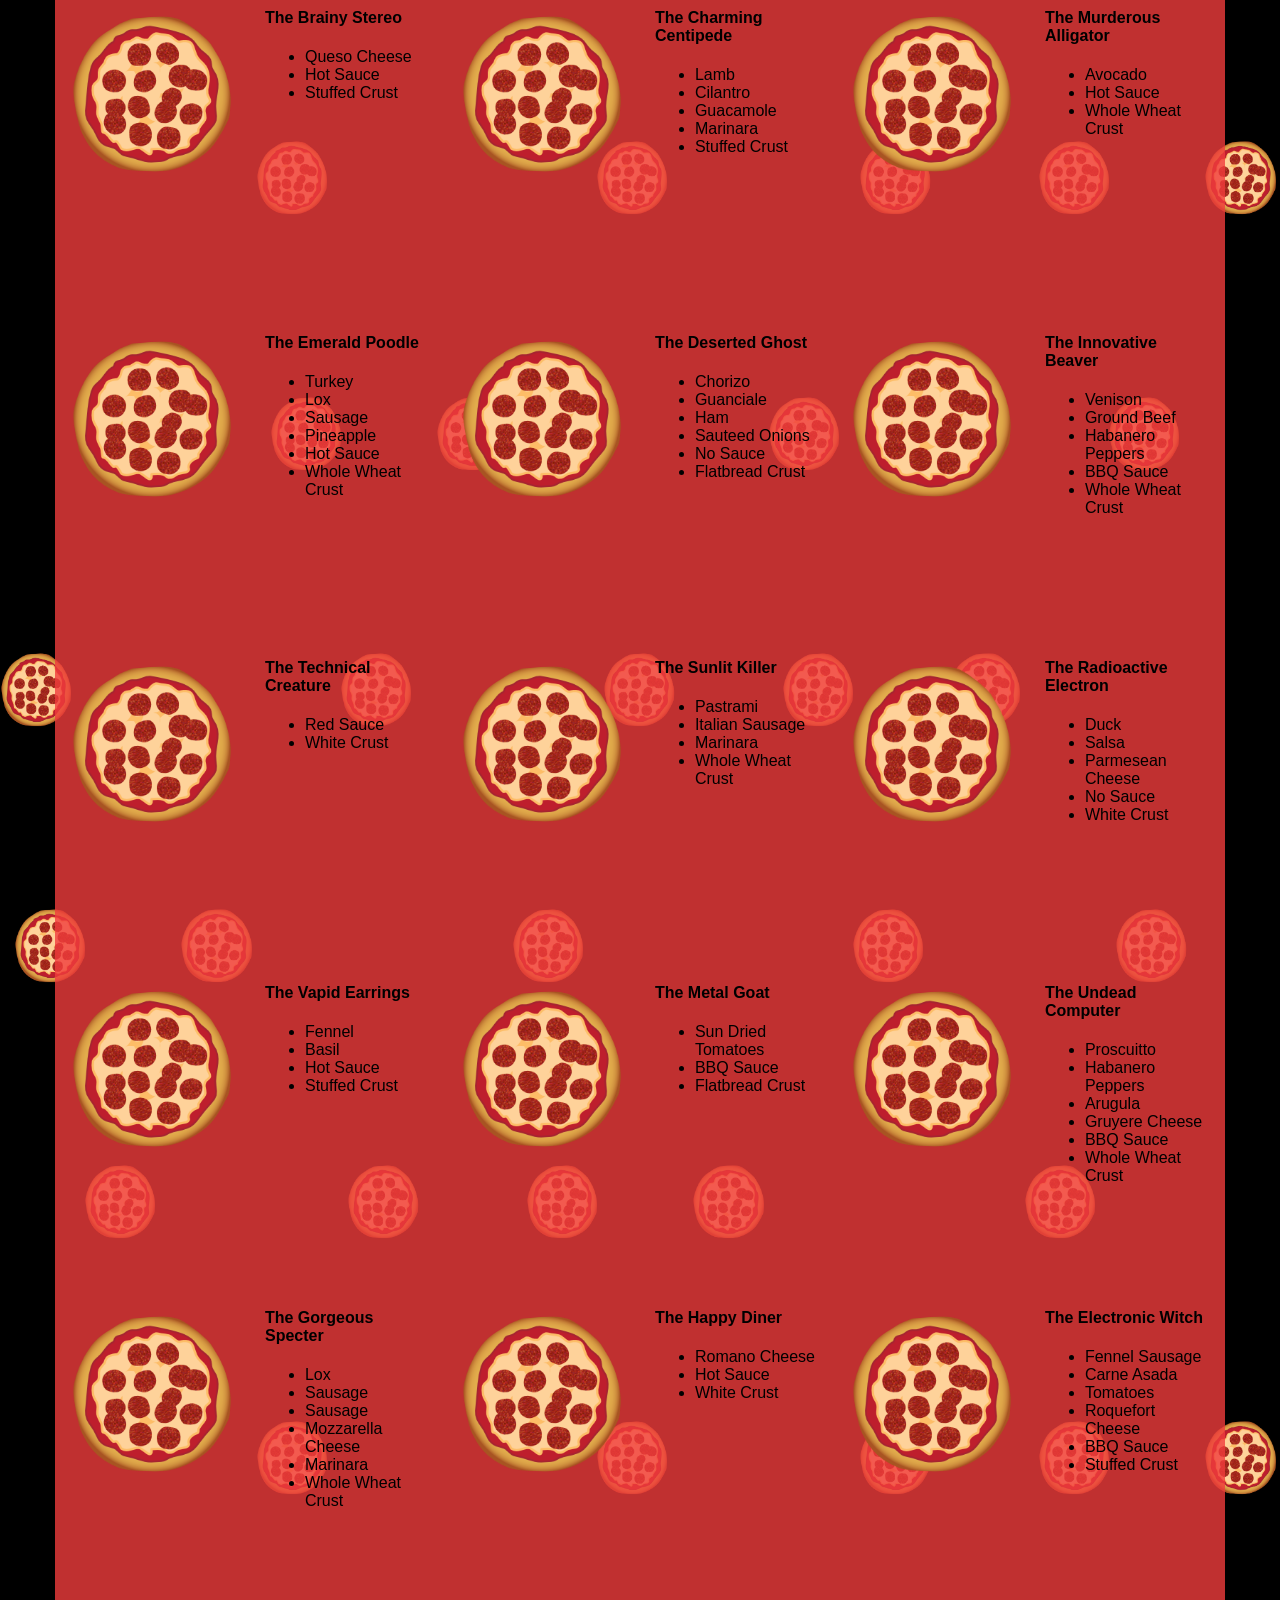
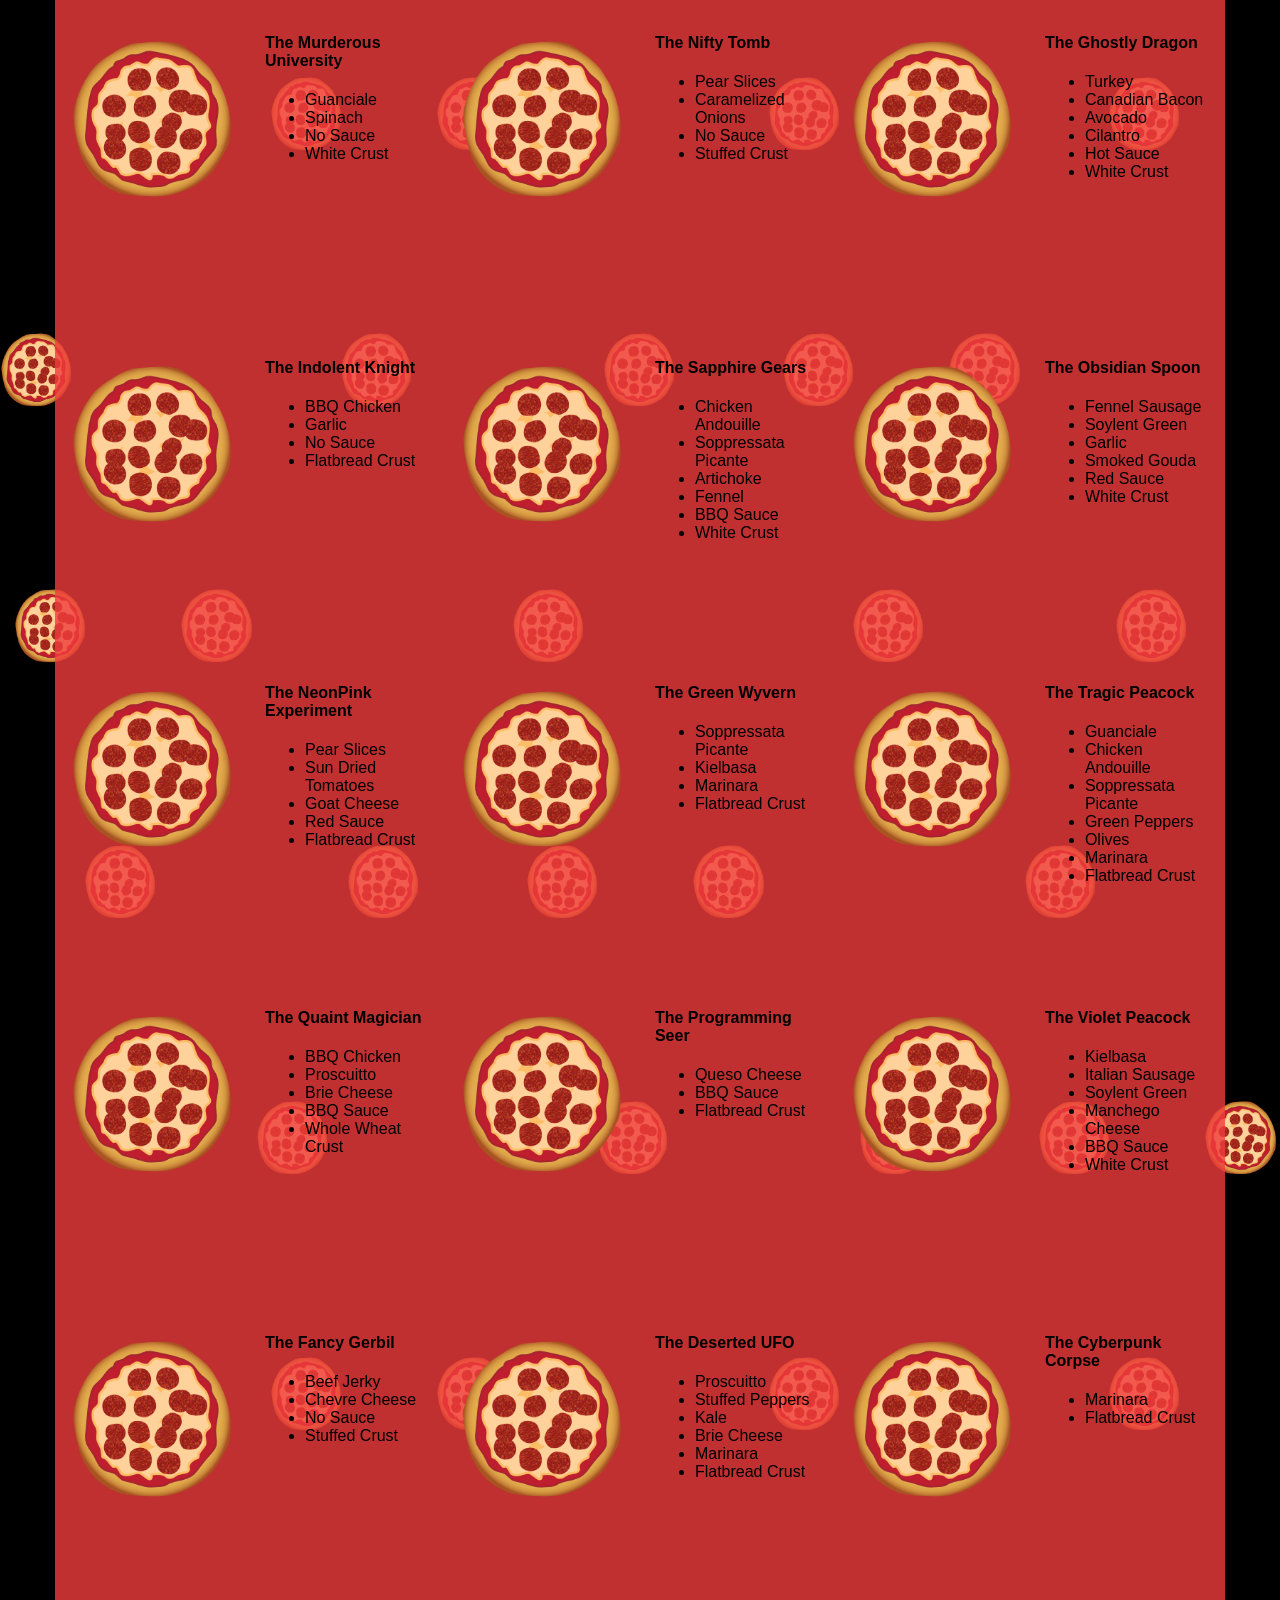
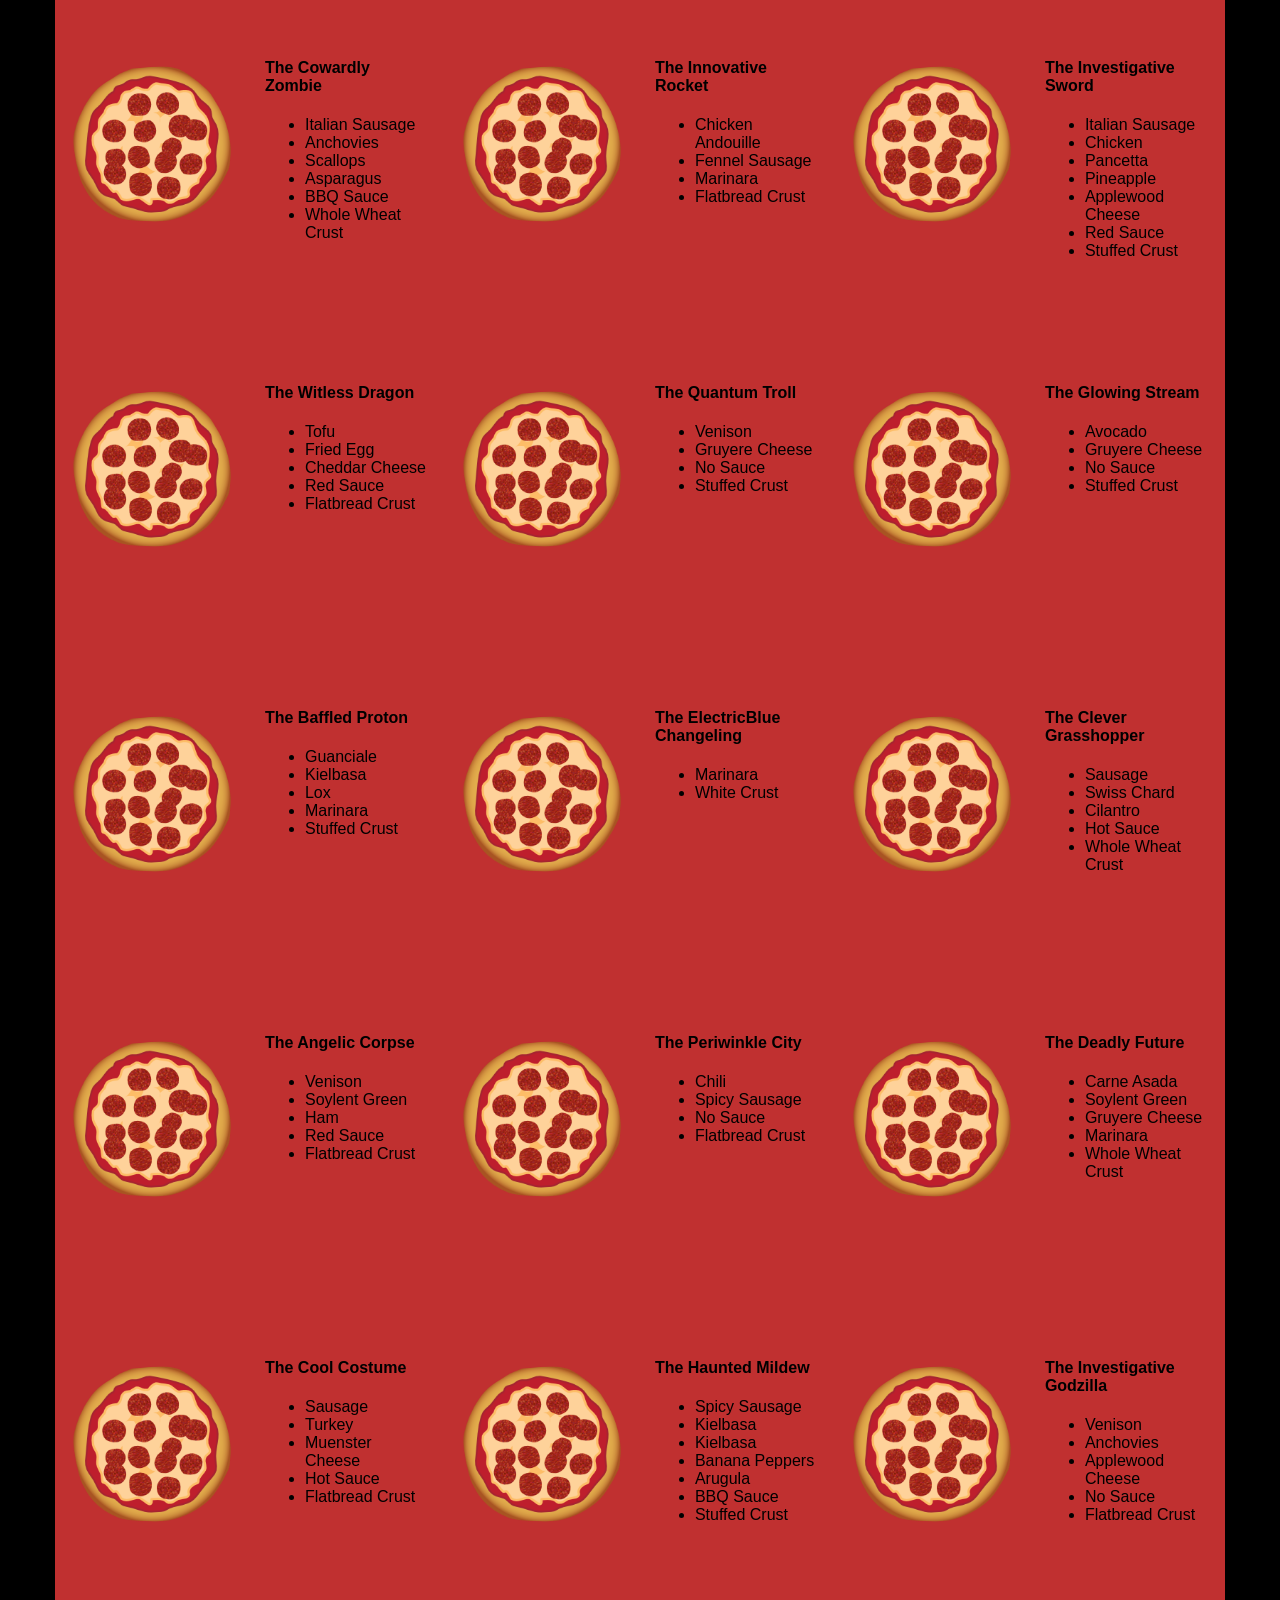
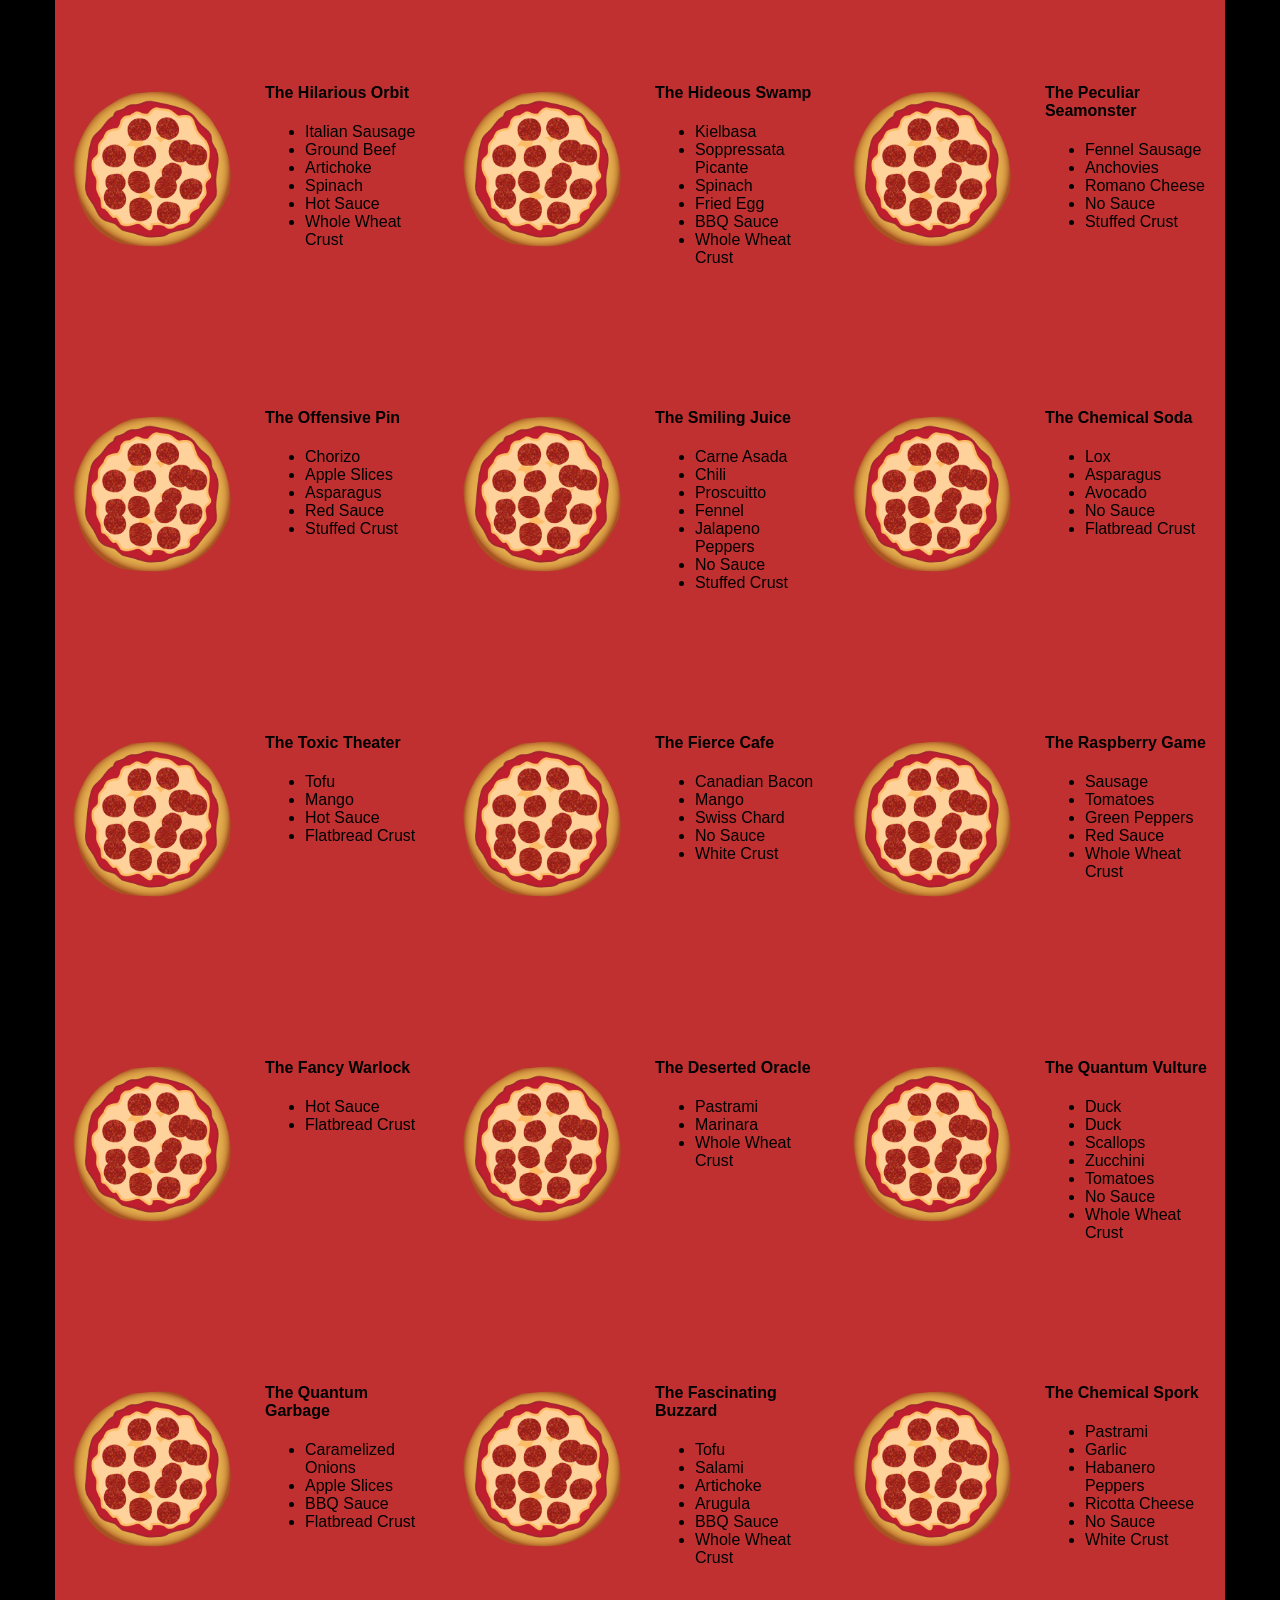
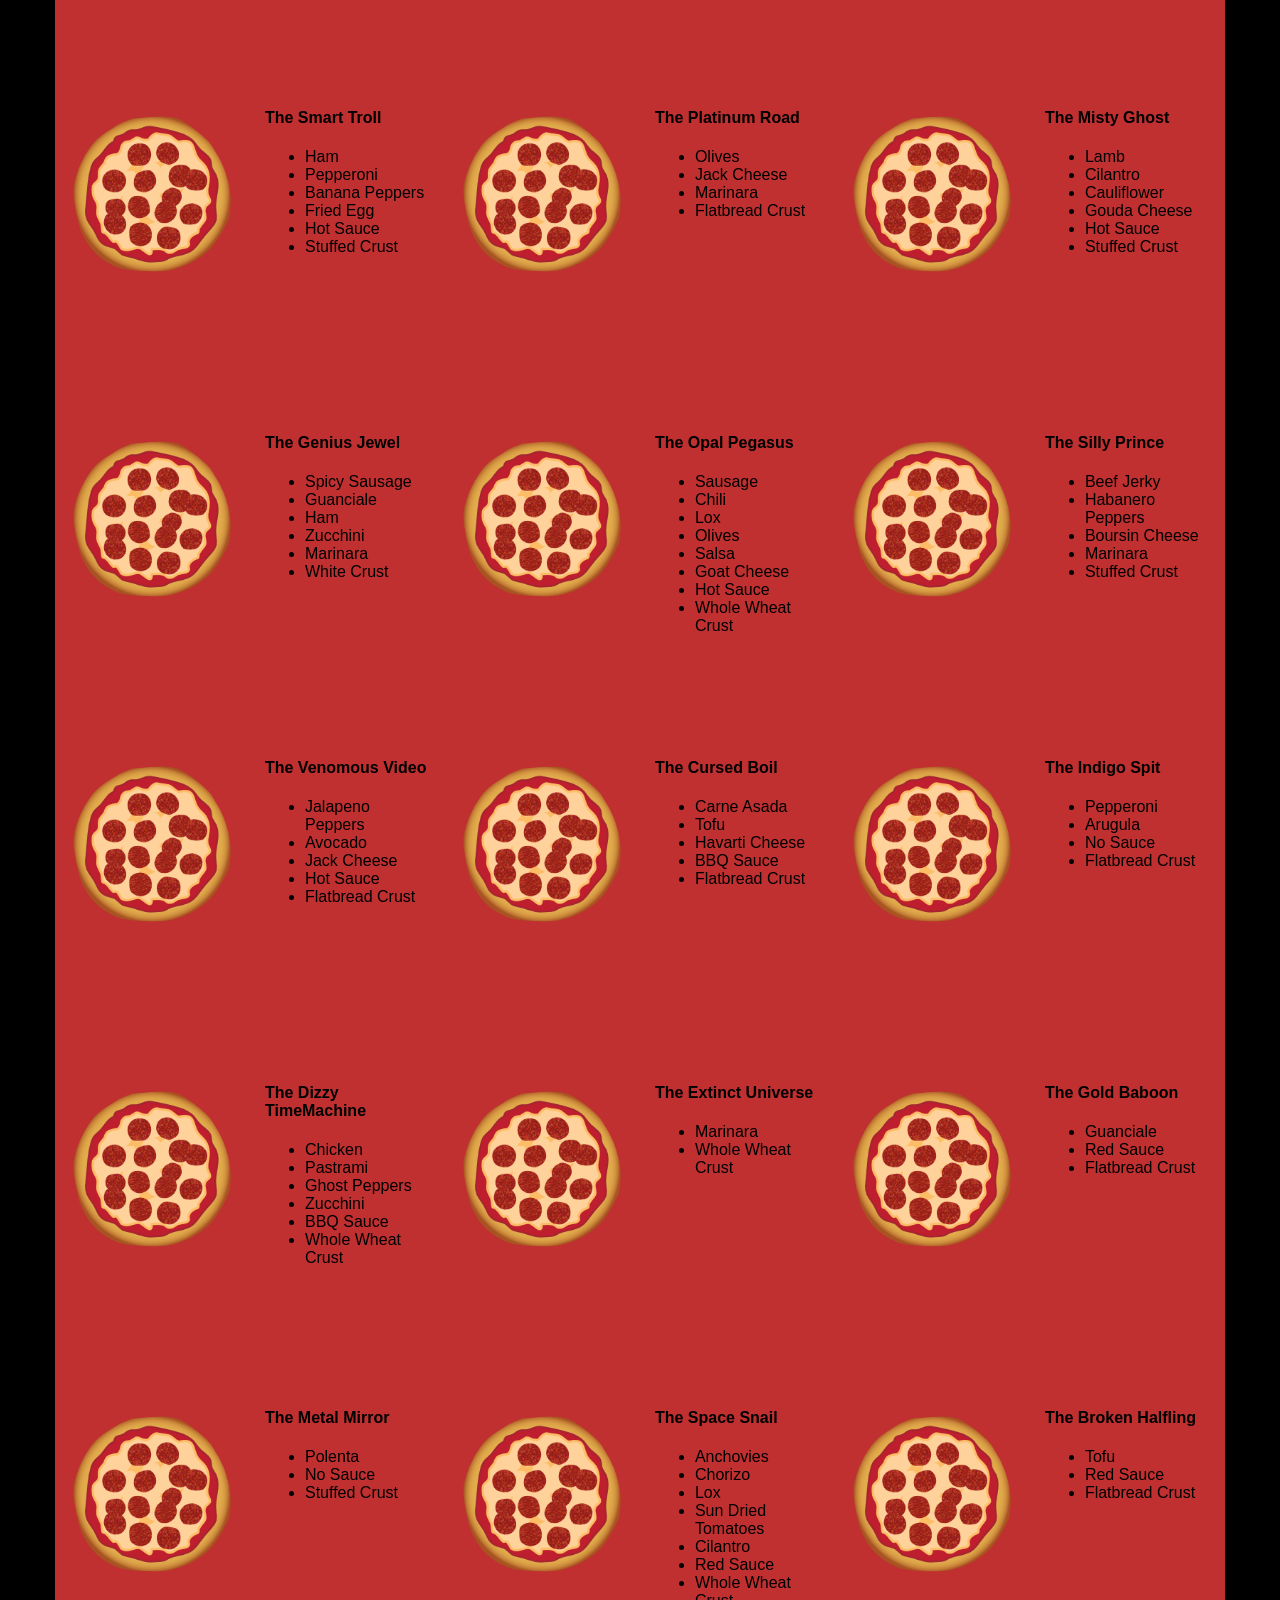
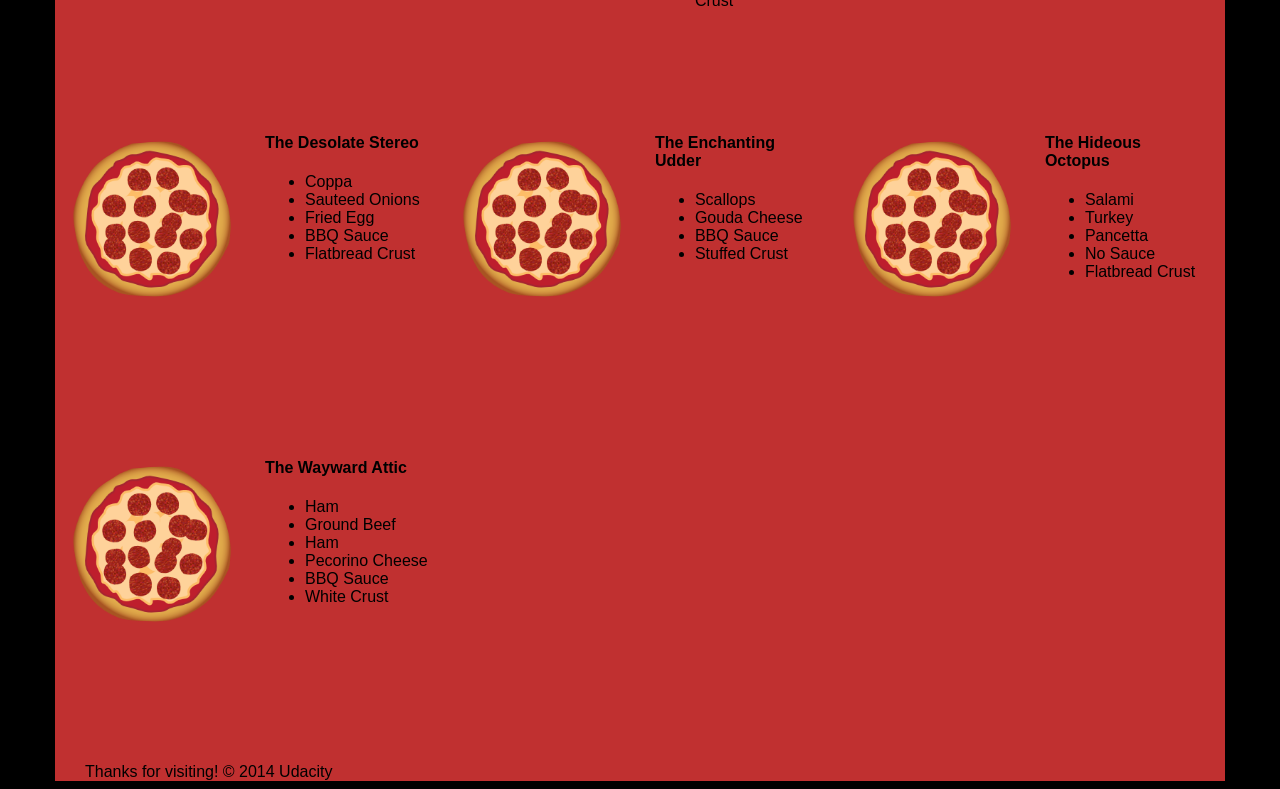
<file: views/pizza.html>
<!DOCTYPE HTML>
<html>
	<head>
		<meta charset="utf-8">
		<meta name="viewport" content="width=device-width, initial-scale=1">
		<meta name="description" content="Cameron's Pizzeria Page">
		<meta name="author" content="Tom Benzaia">
		<title>Cameron Pittman: Portfolio</title>
		<link rel="stylesheet" href="css/bootstrap-grid.css">
		<style type="text/css">
			* {
				-webkit-box-sizing: border-box;
				-moz-box-sizing: border-box;
				-box-sizing: border-box;
			}

			body {
				font-family: "Trebuchet MS", Helvetica, sans-serif;
				background: black;
			}

			input {
				background: grey;
				font-size: 18px;
			}

			form {
				display: inline-block;
			}

			.centered {
				text-align: center;
			}

			#pizzaSize {
				font-weight: 800;
			}

			.mover {
				position: fixed;
				width: 256px;
				z-index: -1;
			}

			.randomPizzaContainer {
				float: left;
				display: flex;
			}

			.randomPizzaContainer:after {
				content: "";
				display: table;
				clear:both;
			}

			.container {
				background-color: rgba(240, 60, 60, 0.8);
			}
		</style>
	</head>
	<body>
		<div class="container">
			<div id="header" class="row">
				<div class="col-md-6">
					<div class="row">
						<div class="col-md-12">
							<h1>Cam's Pizzeria</h1>
							<div class="row">
								<div id="menu" class="col-md-12">
									<form action="#randomPizzas">
										<input type="submit" value="Menu">
									</form>
									<form action="#ingredients">
										<input type="submit" value="Our Ingredients">
									</form>
									<form action="#locations">
										<input type="submit" value="Locations">
									</form>
									<form action="#" onsubmit="alert('Thanks for clicking! This button doesn\'t do anything because this is a fake pizzeria :\)')">
										<input type="submit" value="Contact Us">
									</form>
								</div>
							</div>
						</div>
					</div>
				</div>
				<div id="movingPizzas1" class="col-md-6"></div>
			</div>
			<div id="callToAction" class="row">
				<div class="col-md-4">
					<img src="images/pizzeria.jpg" class="img-responsive" width="100" height="75"> <!-- Image credit to: http://commons.wikimedia.org/wiki/File:HK_TST_night_%E5%98%89%E8%98%AD%E9%81%93_Granville_Road_restaurant_Paisano's_Pizzeria_pizza_Dec-2013.JPG -->
				</div>
				<div class="col-md-8">
					<div class="row">
						<div class="col-md-12">
							<h2>We Have Hundreds of Pizza Recipes!</h2>
							<p>At Cam's Pizzeria, we know you want options. Pepperoni? Boring.
								Cheese? No way! Sausage? C'mon, let's get creative.</p>
							<p>We have every pizza ingredient imaginable in our kitchen because
								we know you take choice seriously. Take a look through our menu
								of hundreds of pizza options and we know that you'll find something you love.</p>
						</div>
					</div>
					<div class="row">
						<div class="col-md-6 col-md-push-3">
							<form action="#randomPizzas">
								<input type="submit" value="Pick a Pizza Now!">
							</form>
						</div>
					</div>
				</div>
			</div>
			<div id="ingredients" class="row">
				<div class="col-md-8 col-md-push-2">
					<div class="row">
						<div class="col-md-12 centered">
							<h2>Ingredients!</h2>
						</div>
					</div>
					<div class="row">
						<div class="col-md-12">
							<p>We've scoured the planet for the best pizza ingredients. Our
								crack team of ingredient specialists are on constant lookout
								for new and interesting pizza ingredients.</p>
							<p>We have classic meats like pepperoni, sausage, and barbecue
								chicken. But you can find even more fun meats like coppa,
								kielbasa and soylent green on our menu too.</p>
							<p>Not interested in meat? No problem! We love our veggies too :)
								We have everything from arugula to zucchini.</p>
						</div>
					</div>
				</div>
			</div>
			<div id="locations" class="row">
				<div class="col-md-12">
					<h2 style="text-align: center">Locations!</h2>
					<div class="row">
						<div class="col-md-6">
							<h3>Pizza Road</h3>
							<p>1800 Pizza Road<br>San Francisco, CA<br>01010<br>555-555-5555</p>
						</div>
						<div class="col-md-6">
							<h3>Classic Pie Way</h3>
							<p>999 Classic Pie Way<br>New York, NY<br>00100<br>555-555-5555</p>
						</div>
					</div>
				</div>
			</div>
			<div id="pizzaGenerator" class="row">
				<div class="col-md-12">
					<h2 style="text-align: center">Our Pizzas!</h2>
					<div class="row">
						<div class="col-md-12">
							<em>What size pizza would you like? Use the slider below to change pizza sizes.</em>
						</div>
						<div id="pizzaSize" class="col-md-6">Medium</div>
						<div class="col-md-12">
							<input id="sizeSlider" type="range" min="1" max="3" value="2" step="1" onchange="resizePizzas(this.value)"></input>
						</div>
					</div>
					<div id="randomPizzas" class="row">
						<div id="pizza0" class="randomPizzaContainer" style="width:33.33%;">
							<div class="col-md-6">
								<img src="images/pizza.png" class="img-responsive" width="232" height="300">
							</div>
							<div class="col-md-6">
								<h4>The Udacity Special</h4>
								<ul>
									<li>Turkey</li>
									<li>Tofu</li>
									<li>Cauliflower</li>
									<li>Sun Dried Tomatoes</li>
									<li>Velveeta Cheese</li>
									<li>Red Sauce</li>
									<li>Whole Wheat Crust</li>
								</ul>
							</div>
						</div>
						<div id="pizza1" class="randomPizzaContainer" style="width:33.33%;">
							<div class="col-md-6">
								<img src="images/pizza.png" class="img-responsive" width="232" height="300">
							</div>
							<div class="col-md-6">
								<h4>The Cameron Special</h4>
								<ul>
									<li>Chicken</li>
									<li>Hot Sauce</li>
									<li>White Crust</li>
								</ul>
							</div>
						</div>
					</div>
				</div>
			</div>
			<div id="footer" class="col-md-12">Thanks for visiting! &copy; 2014 Udacity</div>
		</div>
		<script type="text/javascript" src="js/main.js"></script>
	</body>
</html>
</file>
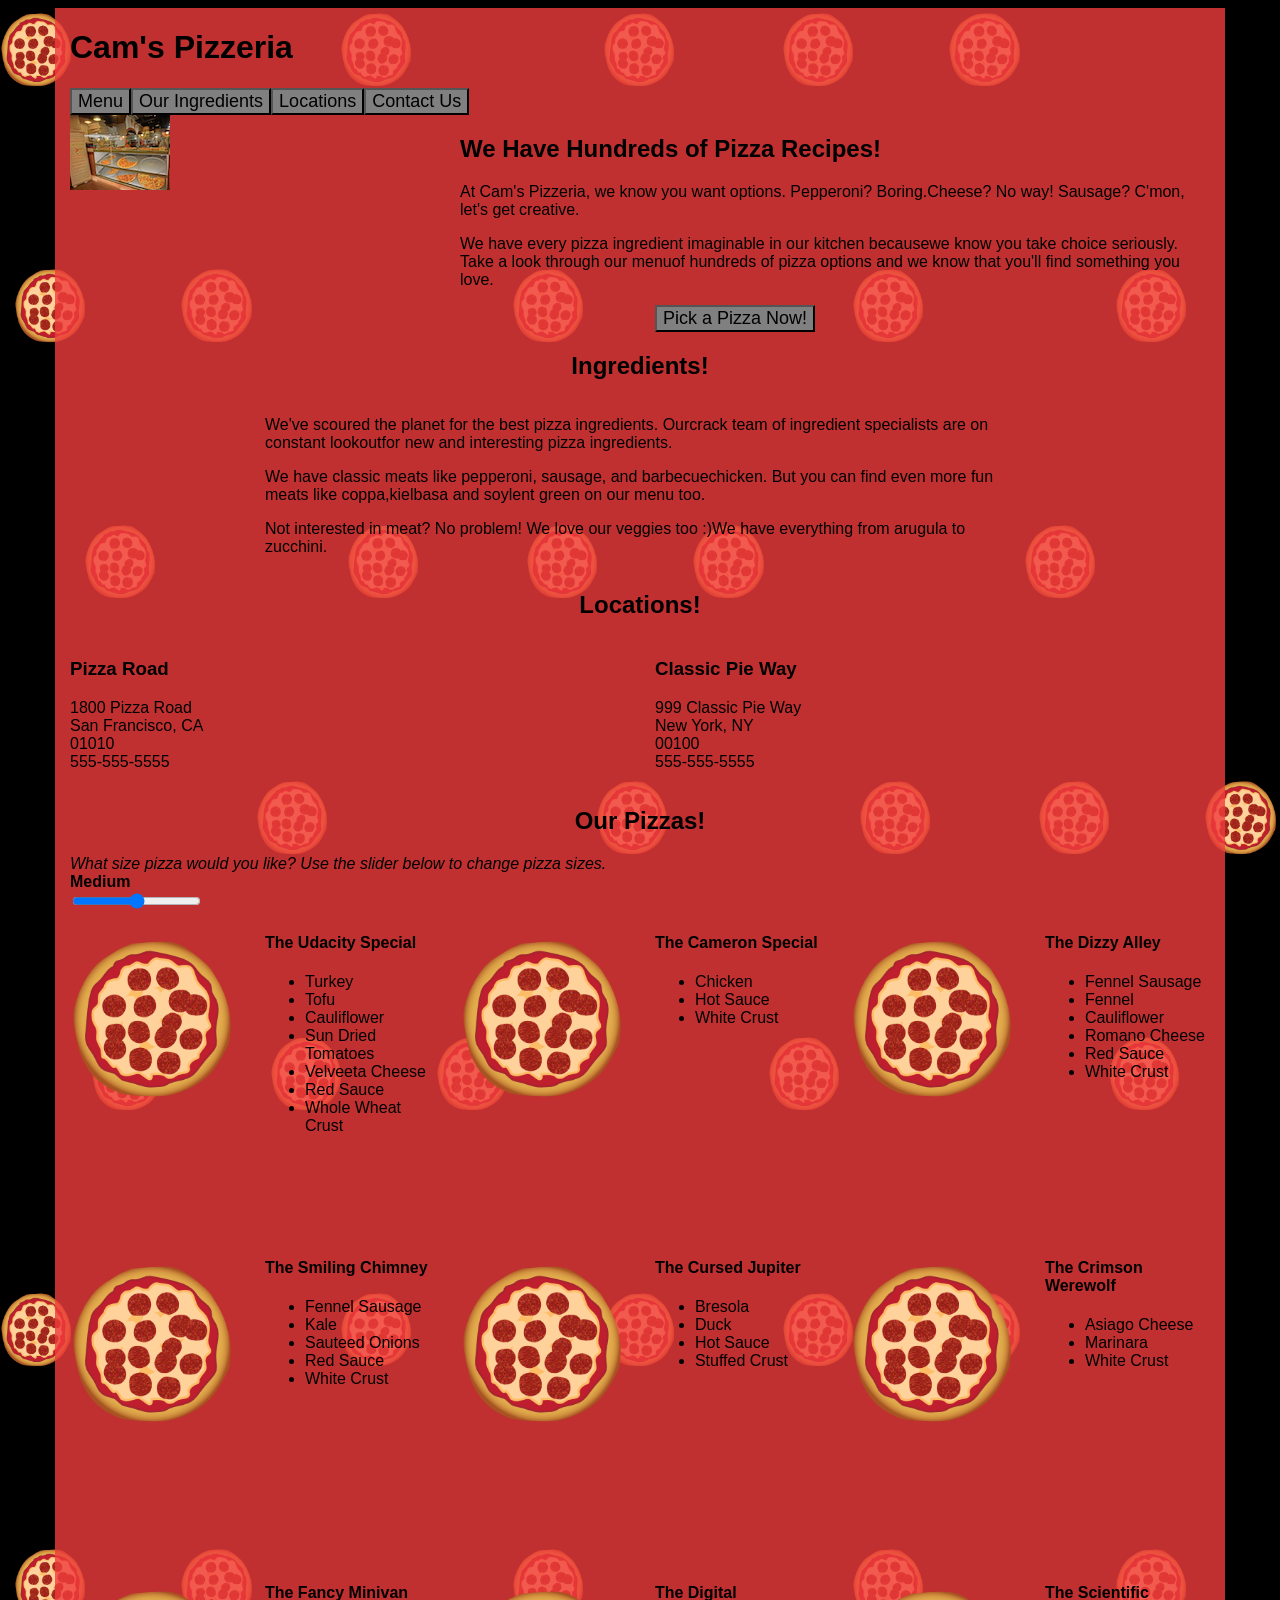
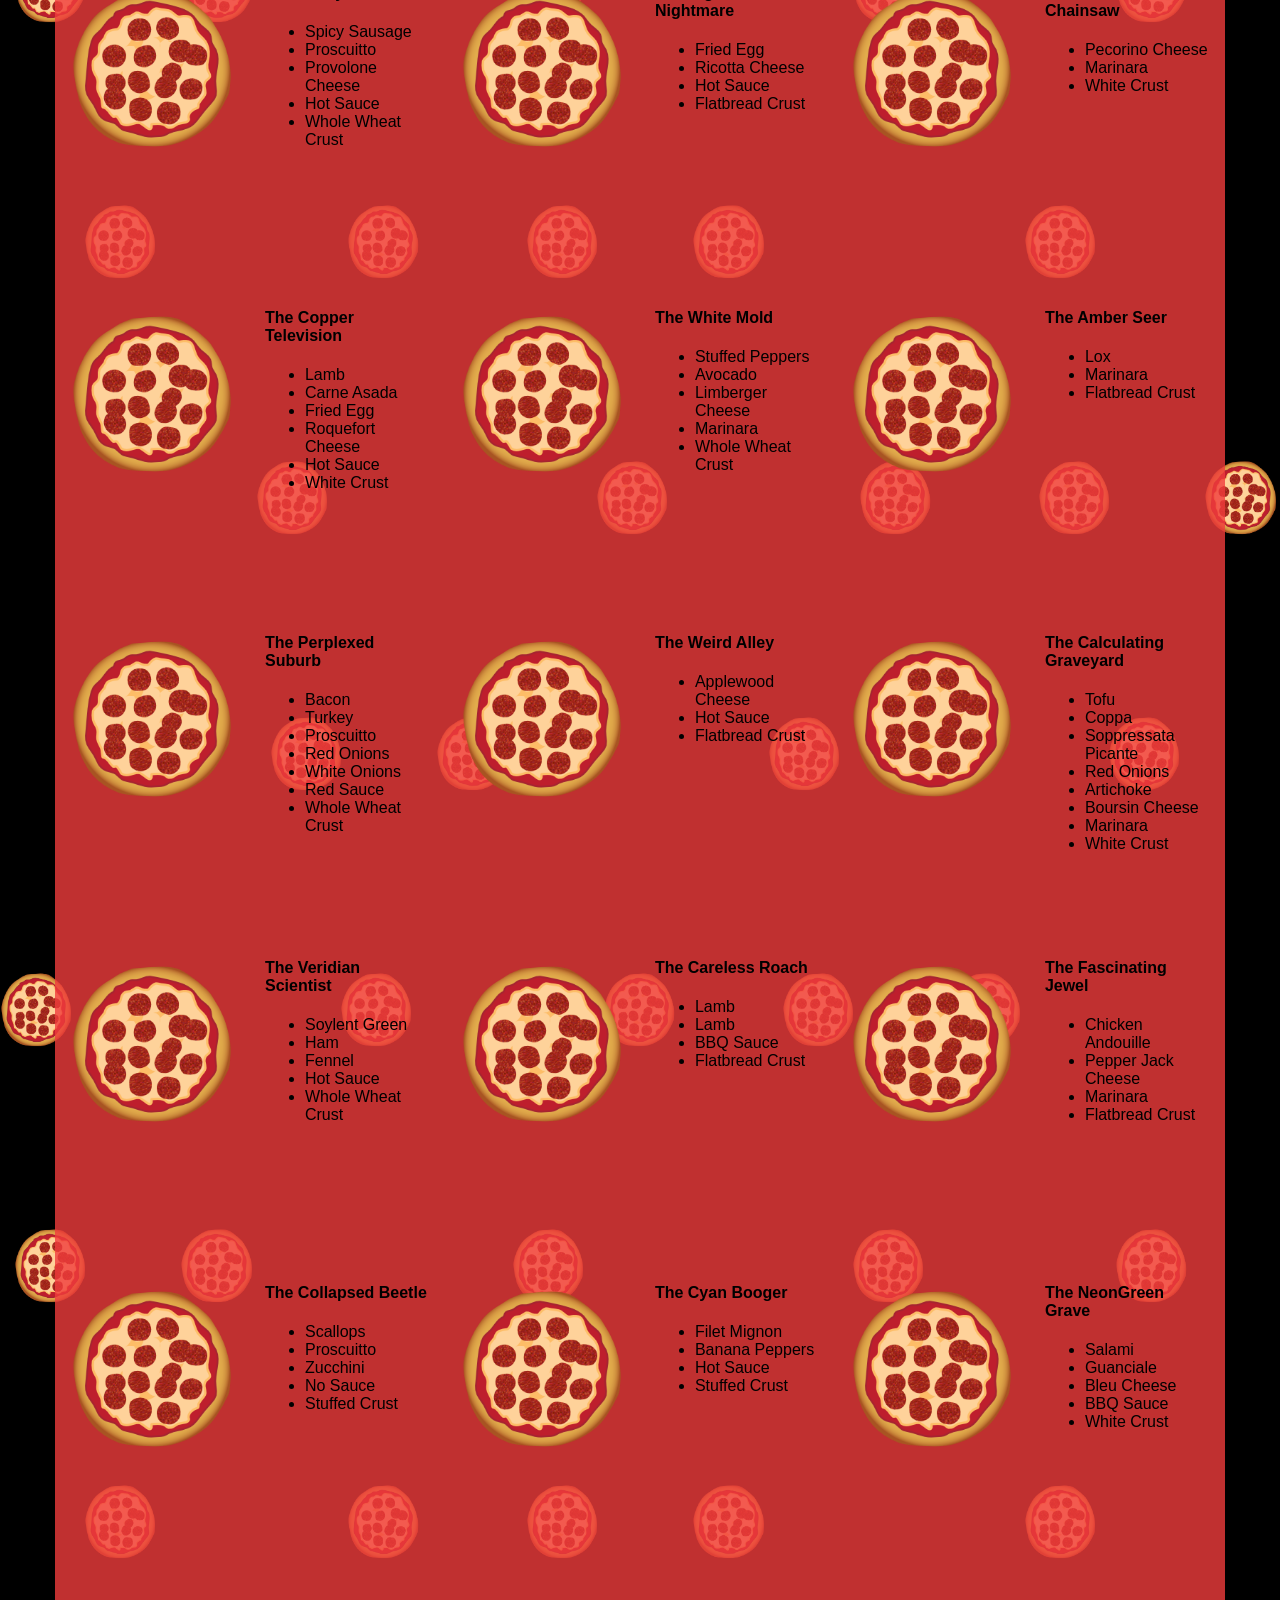
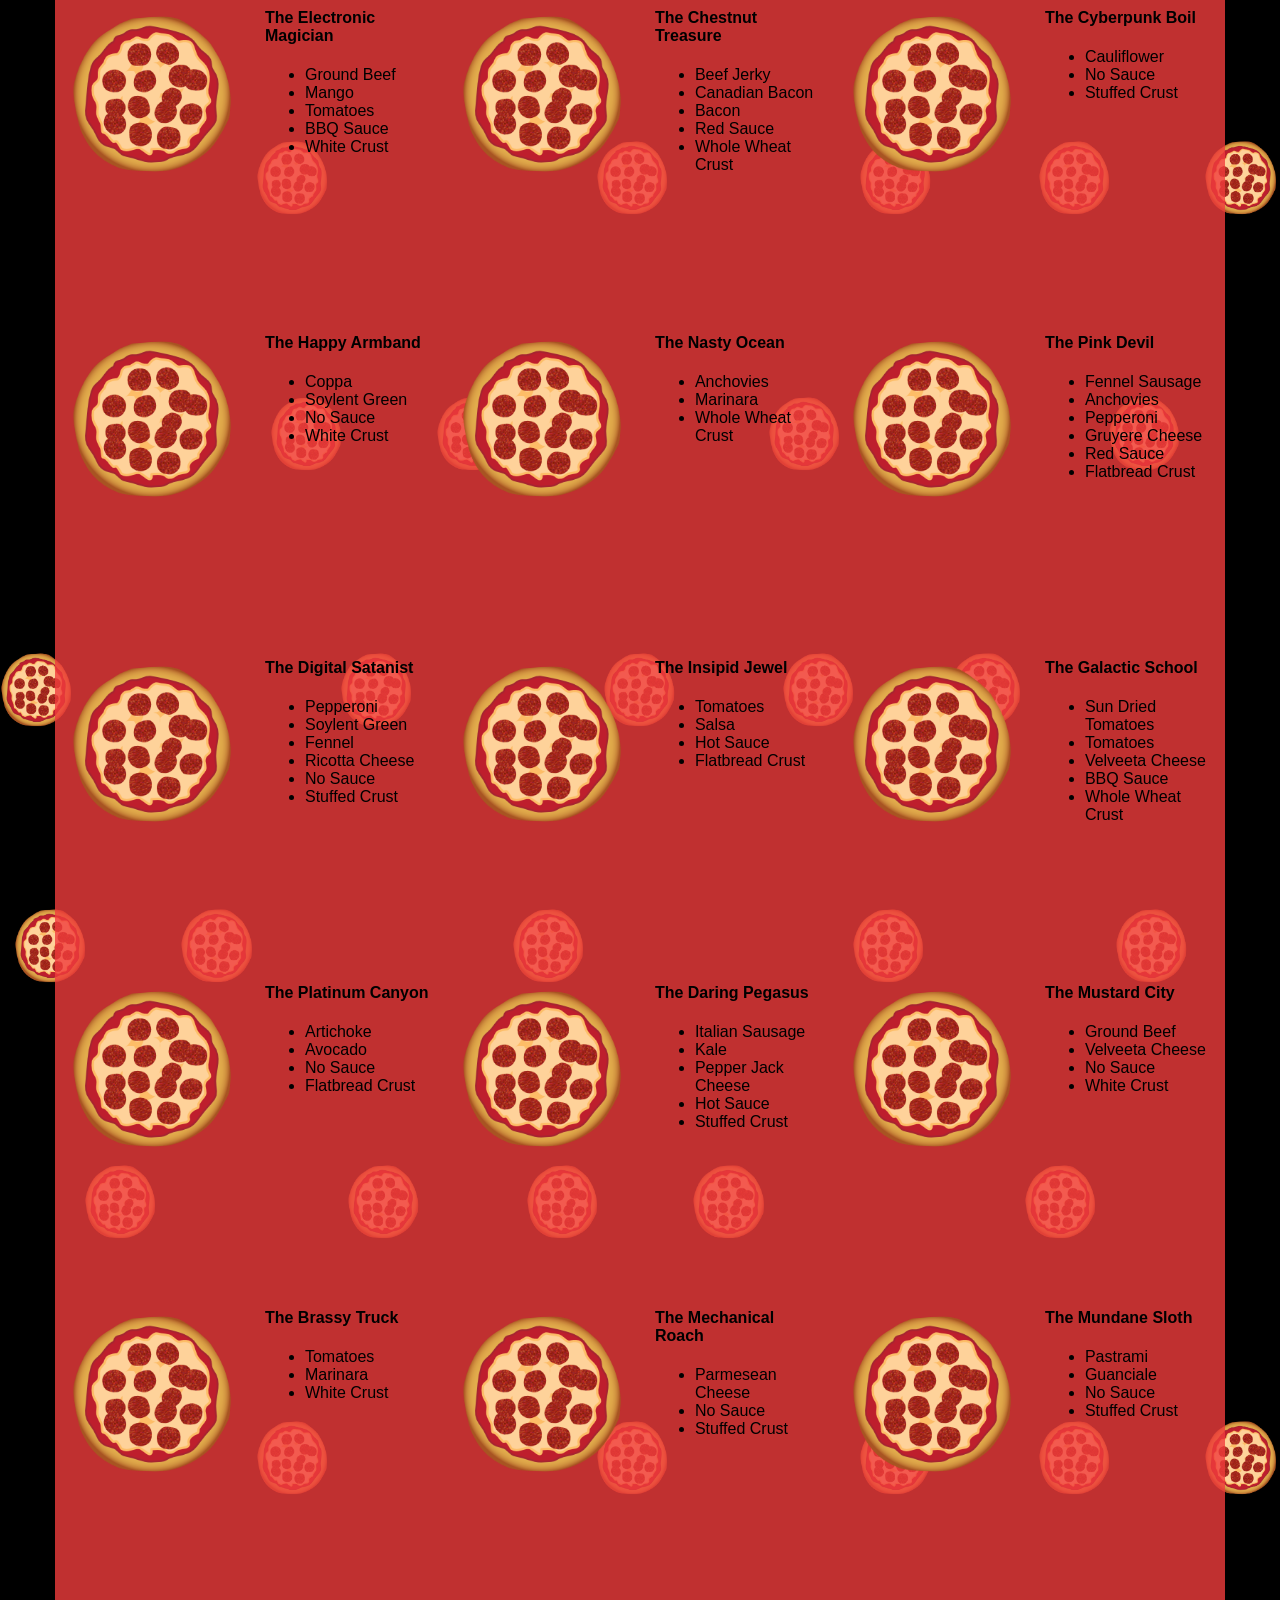
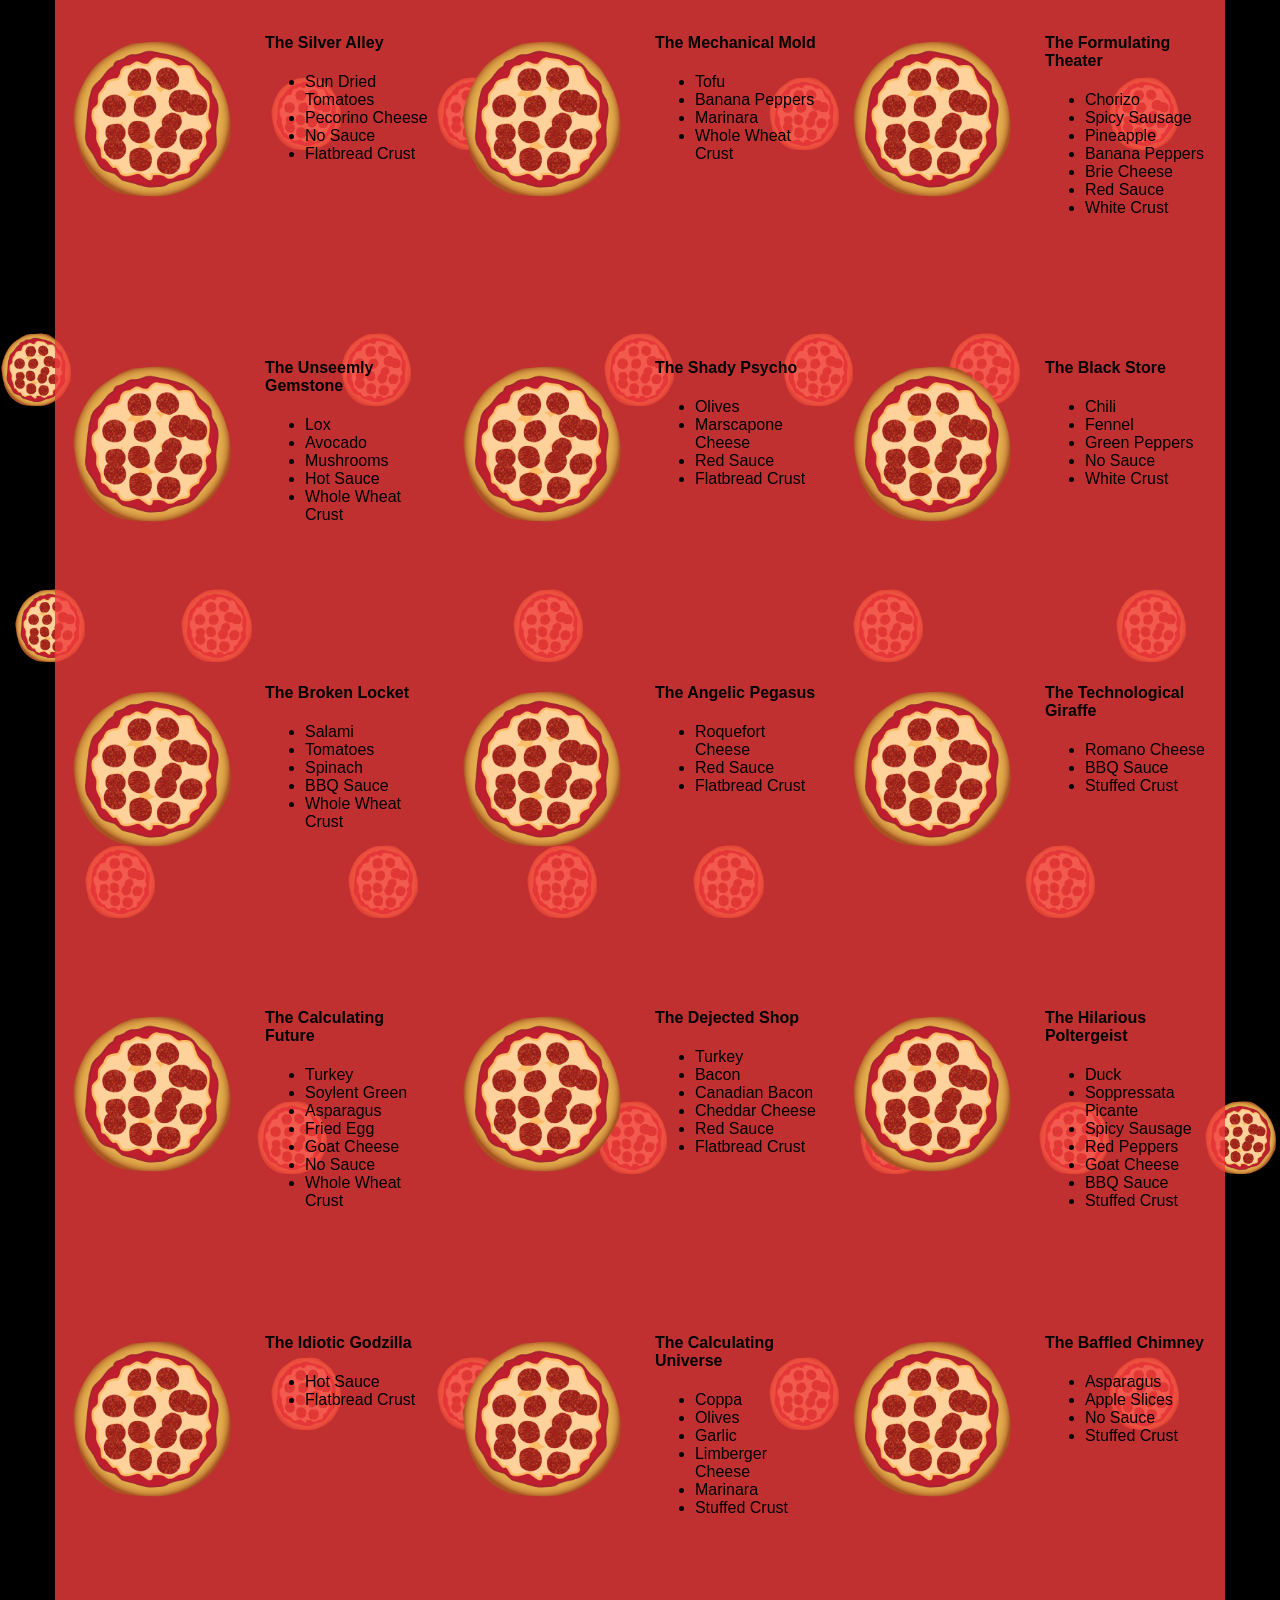
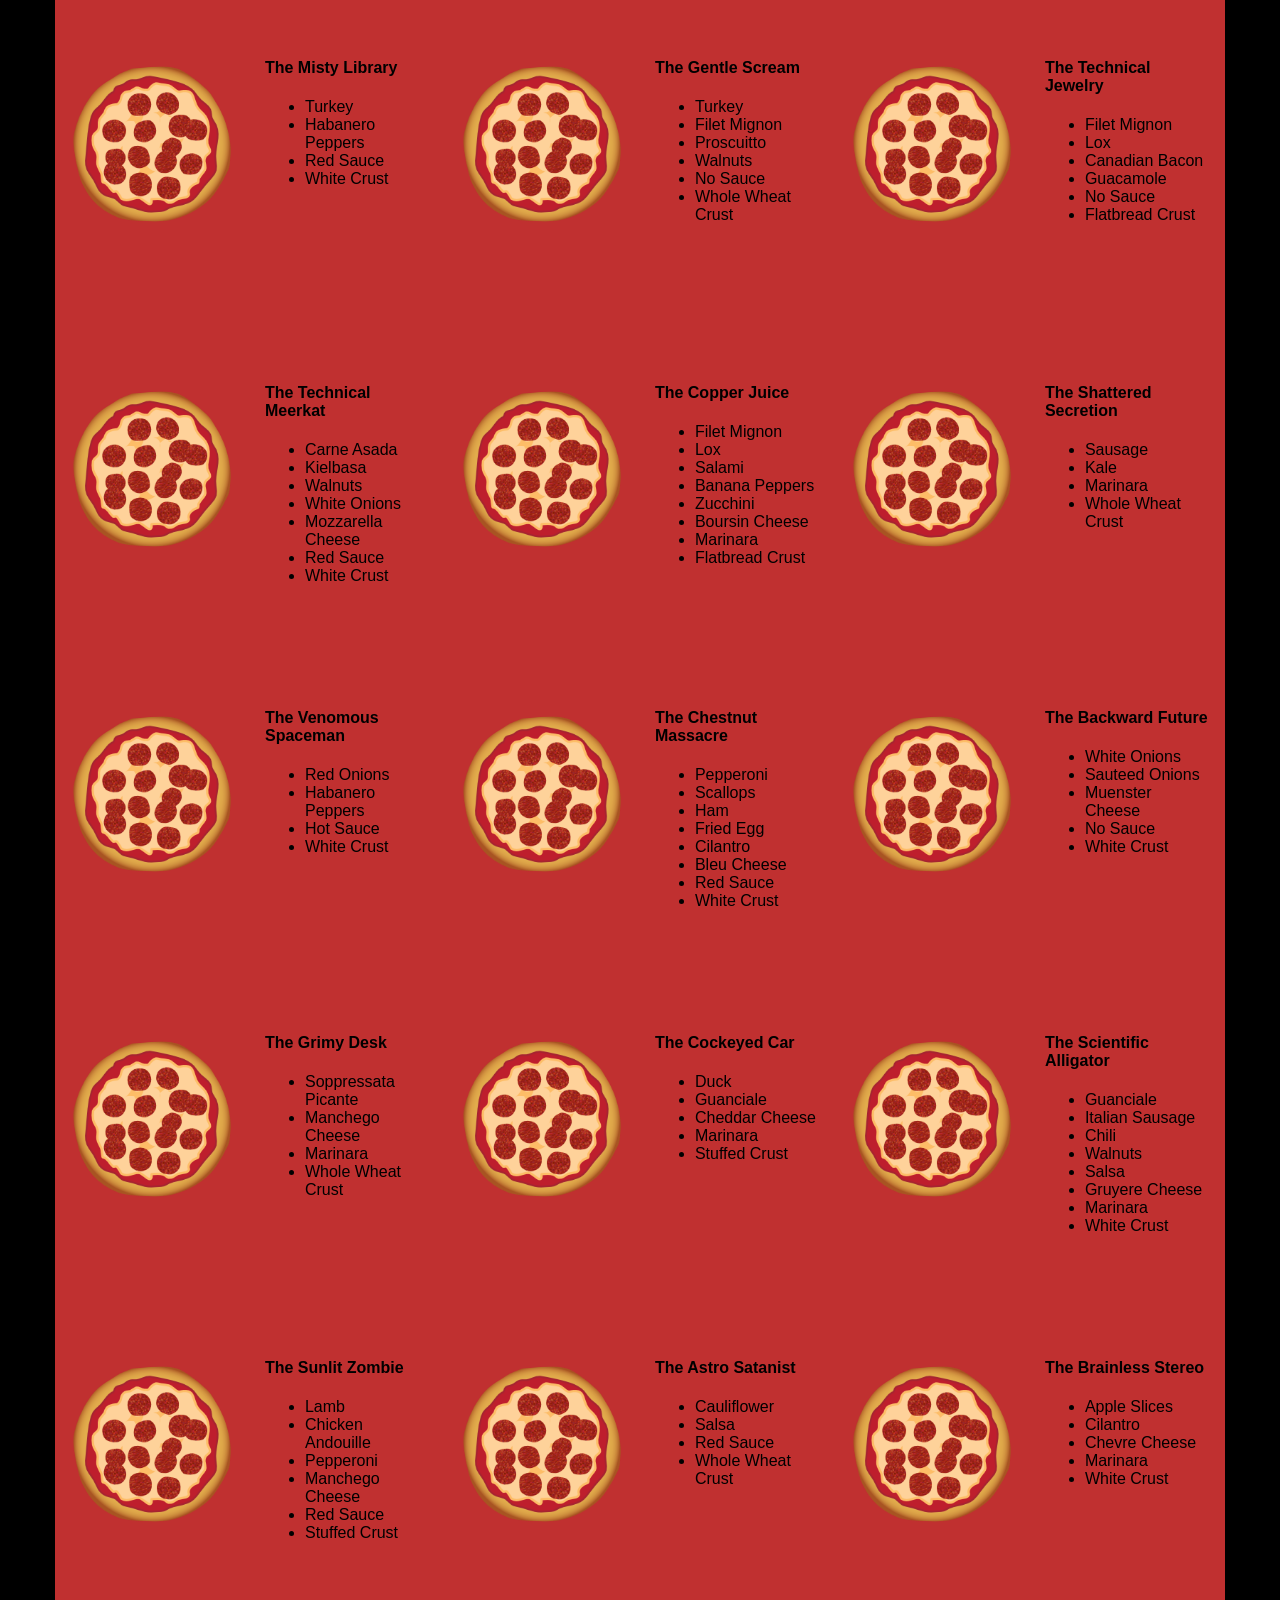
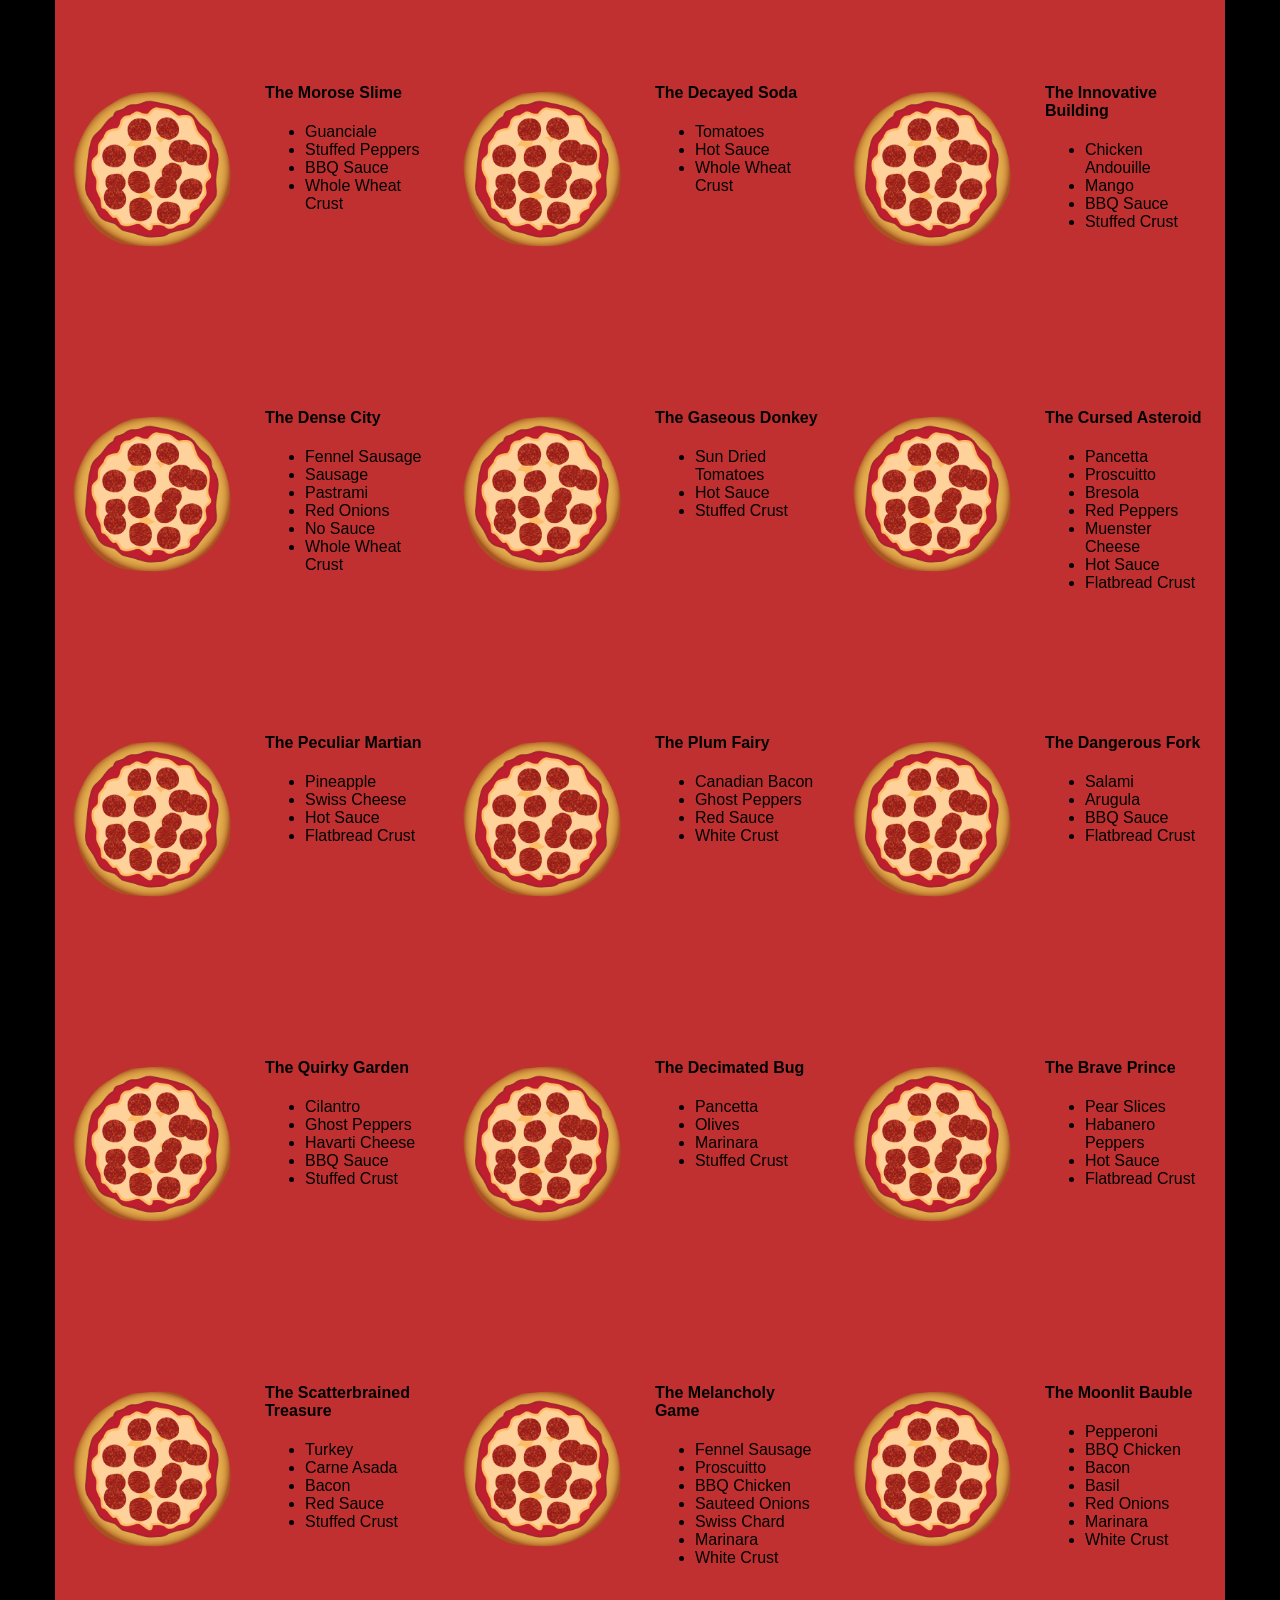
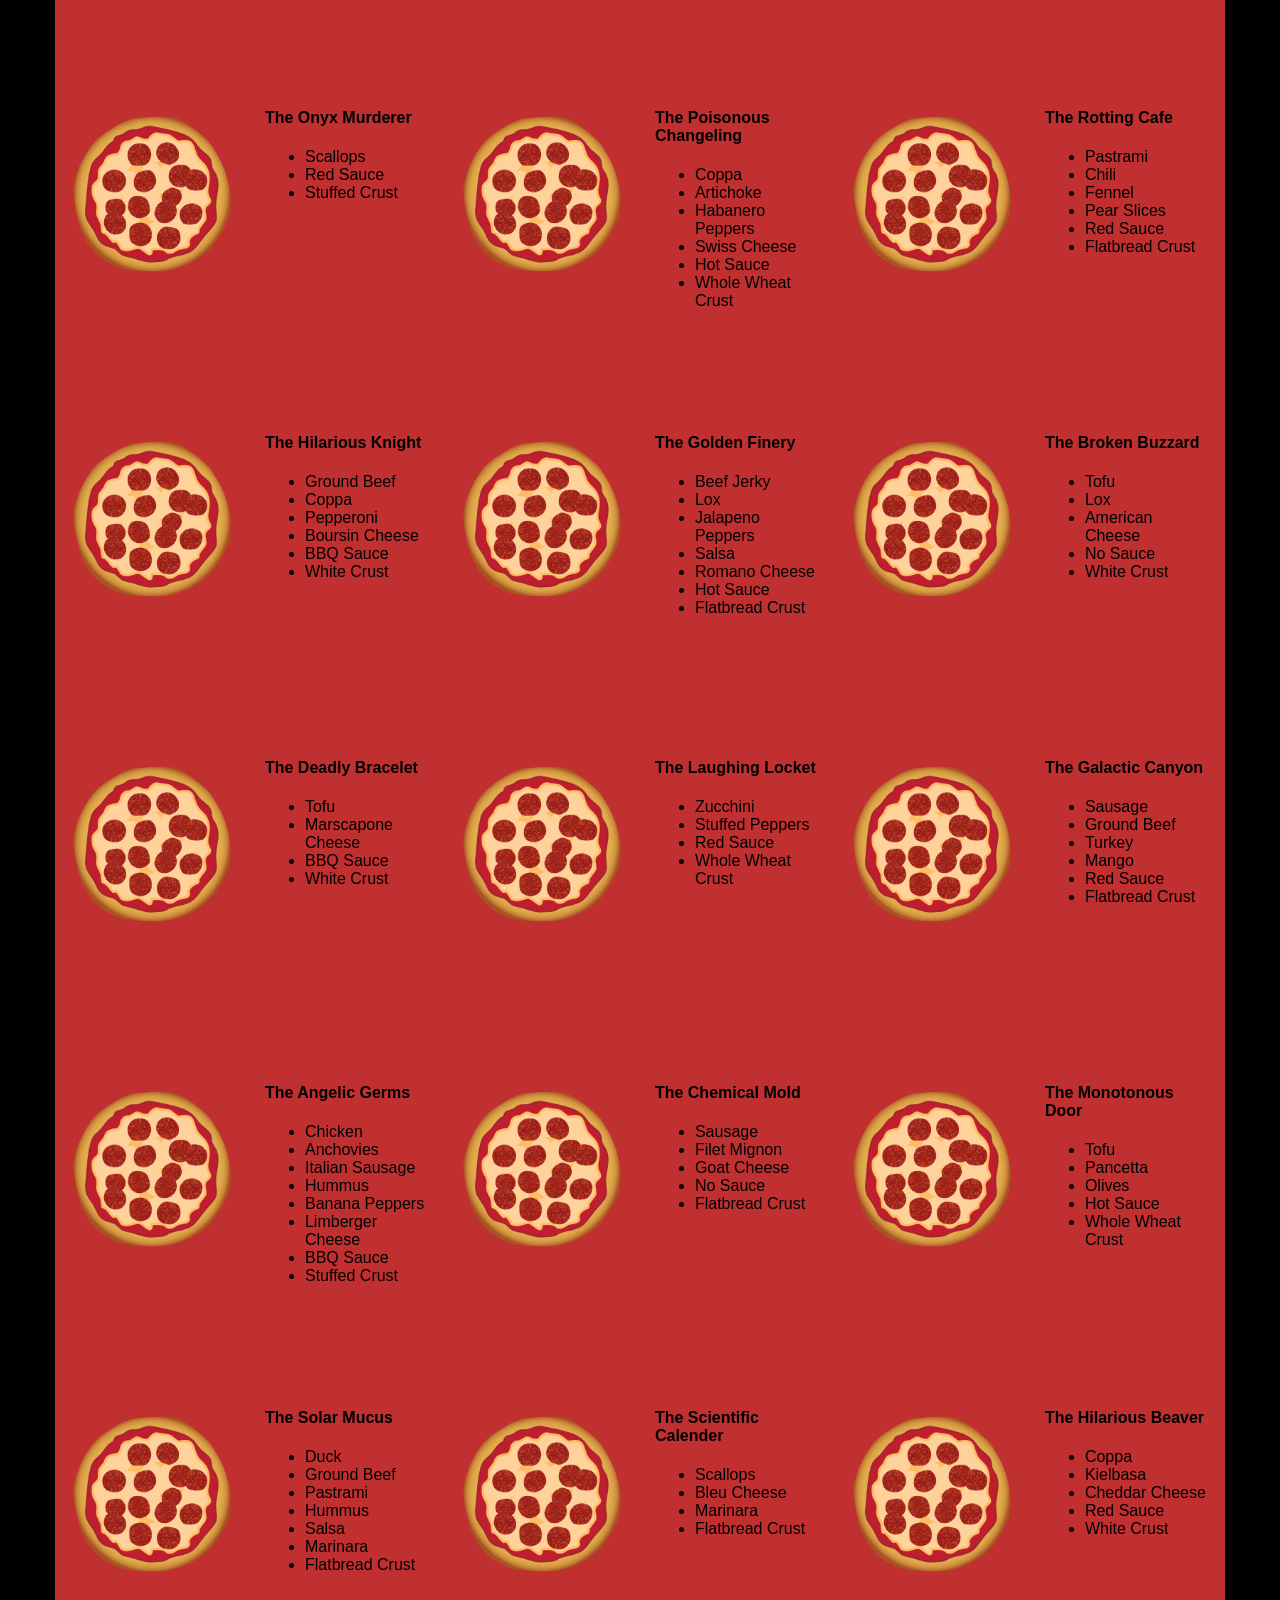
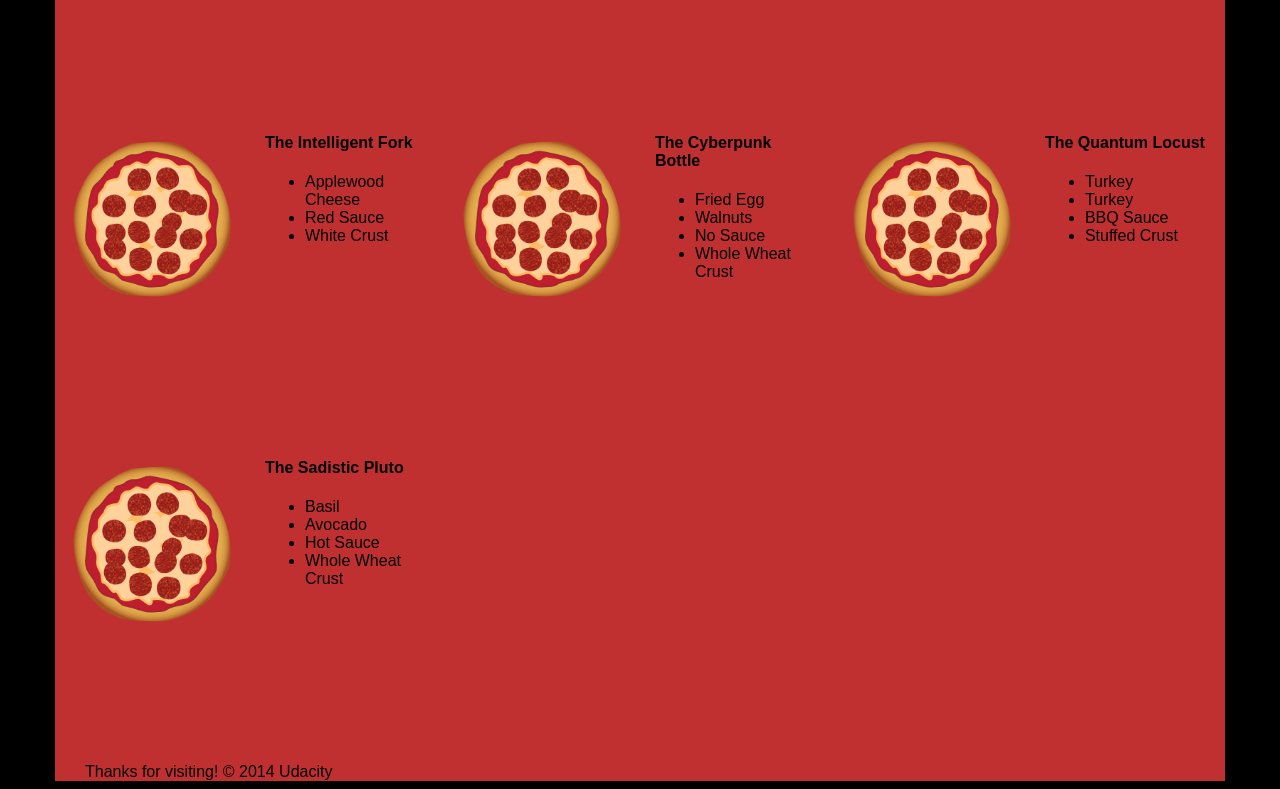
<file: udacity_frontend_web_developer_project_4/views/pizza.html>
<!DOCTYPE HTML><html><head><meta charset="utf-8"><meta name="viewport" content="width=device-width, initial-scale=1"><meta name="description" content="Cameron's Pizzeria Page"><meta name="author" content="Tom Benzaia"><title>Cameron Pittman: Portfolio</title><style type="text/css">img{vertical-align:middle}.img-responsive{display:block;max-width:100%;height:auto}.img-rounded{border-radius:6px}.img-thumbnail{padding:4px;line-height:1.42857143;background-color:#fff;border:1px solid #ddd;border-radius:4px;-webkit-transition:all .2s ease-in-out;-o-transition:all .2s ease-in-out;transition:all .2s ease-in-out;display:inline-block;max-width:100%;height:auto}.img-circle{border-radius:50%}hr{margin-top:20px;margin-bottom:20px;border:0;border-top:1px solid #eee}.sr-only{position:absolute;width:1px;height:1px;margin:-1px;padding:0;overflow:hidden;clip:rect(0,0,0,0);border:0}.sr-only-focusable:active,.sr-only-focusable:focus{position:static;width:auto;height:auto;margin:0;overflow:visible;clip:auto}.container,.container-fluid{margin-right:auto;margin-left:auto;padding-left:15px;padding-right:15px}@media (min-width:768px){.container{width:750px}}@media (min-width:992px){.container{width:970px}}@media (min-width:1200px){.container{width:1170px}}.row{margin-left:-15px;margin-right:-15px}.col-lg-1,.col-lg-10,.col-lg-11,.col-lg-12,.col-lg-2,.col-lg-3,.col-lg-4,.col-lg-5,.col-lg-6,.col-lg-7,.col-lg-8,.col-lg-9,.col-md-1,.col-md-10,.col-md-11,.col-md-12,.col-md-2,.col-md-3,.col-md-4,.col-md-5,.col-md-6,.col-md-7,.col-md-8,.col-md-9,.col-sm-1,.col-sm-10,.col-sm-11,.col-sm-12,.col-sm-2,.col-sm-3,.col-sm-4,.col-sm-5,.col-sm-6,.col-sm-7,.col-sm-8,.col-sm-9,.col-xs-1,.col-xs-10,.col-xs-11,.col-xs-12,.col-xs-2,.col-xs-3,.col-xs-4,.col-xs-5,.col-xs-6,.col-xs-7,.col-xs-8,.col-xs-9{position:relative;min-height:1px;padding-left:15px;padding-right:15px}.col-xs-1,.col-xs-10,.col-xs-11,.col-xs-12,.col-xs-2,.col-xs-3,.col-xs-4,.col-xs-5,.col-xs-6,.col-xs-7,.col-xs-8,.col-xs-9{float:left}.col-xs-12{width:100%}.col-xs-11{width:91.66666667%}.col-xs-10{width:83.33333333%}.col-xs-9{width:75%}.col-xs-8{width:66.66666667%}.col-xs-7{width:58.33333333%}.col-xs-6{width:50%}.col-xs-5{width:41.66666667%}.col-xs-4{width:33.33333333%}.col-xs-3{width:25%}.col-xs-2{width:16.66666667%}.col-xs-1{width:8.33333333%}.col-xs-pull-12{right:100%}.col-xs-pull-11{right:91.66666667%}.col-xs-pull-10{right:83.33333333%}.col-xs-pull-9{right:75%}.col-xs-pull-8{right:66.66666667%}.col-xs-pull-7{right:58.33333333%}.col-xs-pull-6{right:50%}.col-xs-pull-5{right:41.66666667%}.col-xs-pull-4{right:33.33333333%}.col-xs-pull-3{right:25%}.col-xs-pull-2{right:16.66666667%}.col-xs-pull-1{right:8.33333333%}.col-xs-pull-0{right:auto}.col-xs-push-12{left:100%}.col-xs-push-11{left:91.66666667%}.col-xs-push-10{left:83.33333333%}.col-xs-push-9{left:75%}.col-xs-push-8{left:66.66666667%}.col-xs-push-7{left:58.33333333%}.col-xs-push-6{left:50%}.col-xs-push-5{left:41.66666667%}.col-xs-push-4{left:33.33333333%}.col-xs-push-3{left:25%}.col-xs-push-2{left:16.66666667%}.col-xs-push-1{left:8.33333333%}.col-xs-push-0{left:auto}.col-xs-offset-12{margin-left:100%}.col-xs-offset-11{margin-left:91.66666667%}.col-xs-offset-10{margin-left:83.33333333%}.col-xs-offset-9{margin-left:75%}.col-xs-offset-8{margin-left:66.66666667%}.col-xs-offset-7{margin-left:58.33333333%}.col-xs-offset-6{margin-left:50%}.col-xs-offset-5{margin-left:41.66666667%}.col-xs-offset-4{margin-left:33.33333333%}.col-xs-offset-3{margin-left:25%}.col-xs-offset-2{margin-left:16.66666667%}.col-xs-offset-1{margin-left:8.33333333%}.col-xs-offset-0{margin-left:0}@media (min-width:768px){.col-sm-1,.col-sm-10,.col-sm-11,.col-sm-12,.col-sm-2,.col-sm-3,.col-sm-4,.col-sm-5,.col-sm-6,.col-sm-7,.col-sm-8,.col-sm-9{float:left}.col-sm-12{width:100%}.col-sm-11{width:91.66666667%}.col-sm-10{width:83.33333333%}.col-sm-9{width:75%}.col-sm-8{width:66.66666667%}.col-sm-7{width:58.33333333%}.col-sm-6{width:50%}.col-sm-5{width:41.66666667%}.col-sm-4{width:33.33333333%}.col-sm-3{width:25%}.col-sm-2{width:16.66666667%}.col-sm-1{width:8.33333333%}.col-sm-pull-12{right:100%}.col-sm-pull-11{right:91.66666667%}.col-sm-pull-10{right:83.33333333%}.col-sm-pull-9{right:75%}.col-sm-pull-8{right:66.66666667%}.col-sm-pull-7{right:58.33333333%}.col-sm-pull-6{right:50%}.col-sm-pull-5{right:41.66666667%}.col-sm-pull-4{right:33.33333333%}.col-sm-pull-3{right:25%}.col-sm-pull-2{right:16.66666667%}.col-sm-pull-1{right:8.33333333%}.col-sm-pull-0{right:auto}.col-sm-push-12{left:100%}.col-sm-push-11{left:91.66666667%}.col-sm-push-10{left:83.33333333%}.col-sm-push-9{left:75%}.col-sm-push-8{left:66.66666667%}.col-sm-push-7{left:58.33333333%}.col-sm-push-6{left:50%}.col-sm-push-5{left:41.66666667%}.col-sm-push-4{left:33.33333333%}.col-sm-push-3{left:25%}.col-sm-push-2{left:16.66666667%}.col-sm-push-1{left:8.33333333%}.col-sm-push-0{left:auto}.col-sm-offset-12{margin-left:100%}.col-sm-offset-11{margin-left:91.66666667%}.col-sm-offset-10{margin-left:83.33333333%}.col-sm-offset-9{margin-left:75%}.col-sm-offset-8{margin-left:66.66666667%}.col-sm-offset-7{margin-left:58.33333333%}.col-sm-offset-6{margin-left:50%}.col-sm-offset-5{margin-left:41.66666667%}.col-sm-offset-4{margin-left:33.33333333%}.col-sm-offset-3{margin-left:25%}.col-sm-offset-2{margin-left:16.66666667%}.col-sm-offset-1{margin-left:8.33333333%}.col-sm-offset-0{margin-left:0}}@media (min-width:992px){.col-md-1,.col-md-10,.col-md-11,.col-md-12,.col-md-2,.col-md-3,.col-md-4,.col-md-5,.col-md-6,.col-md-7,.col-md-8,.col-md-9{float:left}.col-md-12{width:100%}.col-md-11{width:91.66666667%}.col-md-10{width:83.33333333%}.col-md-9{width:75%}.col-md-8{width:66.66666667%}.col-md-7{width:58.33333333%}.col-md-6{width:50%}.col-md-5{width:41.66666667%}.col-md-4{width:33.33333333%}.col-md-3{width:25%}.col-md-2{width:16.66666667%}.col-md-1{width:8.33333333%}.col-md-pull-12{right:100%}.col-md-pull-11{right:91.66666667%}.col-md-pull-10{right:83.33333333%}.col-md-pull-9{right:75%}.col-md-pull-8{right:66.66666667%}.col-md-pull-7{right:58.33333333%}.col-md-pull-6{right:50%}.col-md-pull-5{right:41.66666667%}.col-md-pull-4{right:33.33333333%}.col-md-pull-3{right:25%}.col-md-pull-2{right:16.66666667%}.col-md-pull-1{right:8.33333333%}.col-md-pull-0{right:auto}.col-md-push-12{left:100%}.col-md-push-11{left:91.66666667%}.col-md-push-10{left:83.33333333%}.col-md-push-9{left:75%}.col-md-push-8{left:66.66666667%}.col-md-push-7{left:58.33333333%}.col-md-push-6{left:50%}.col-md-push-5{left:41.66666667%}.col-md-push-4{left:33.33333333%}.col-md-push-3{left:25%}.col-md-push-2{left:16.66666667%}.col-md-push-1{left:8.33333333%}.col-md-push-0{left:auto}.col-md-offset-12{margin-left:100%}.col-md-offset-11{margin-left:91.66666667%}.col-md-offset-10{margin-left:83.33333333%}.col-md-offset-9{margin-left:75%}.col-md-offset-8{margin-left:66.66666667%}.col-md-offset-7{margin-left:58.33333333%}.col-md-offset-6{margin-left:50%}.col-md-offset-5{margin-left:41.66666667%}.col-md-offset-4{margin-left:33.33333333%}.col-md-offset-3{margin-left:25%}.col-md-offset-2{margin-left:16.66666667%}.col-md-offset-1{margin-left:8.33333333%}.col-md-offset-0{margin-left:0}}@media (min-width:1200px){.col-lg-1,.col-lg-10,.col-lg-11,.col-lg-12,.col-lg-2,.col-lg-3,.col-lg-4,.col-lg-5,.col-lg-6,.col-lg-7,.col-lg-8,.col-lg-9{float:left}.col-lg-12{width:100%}.col-lg-11{width:91.66666667%}.col-lg-10{width:83.33333333%}.col-lg-9{width:75%}.col-lg-8{width:66.66666667%}.col-lg-7{width:58.33333333%}.col-lg-6{width:50%}.col-lg-5{width:41.66666667%}.col-lg-4{width:33.33333333%}.col-lg-3{width:25%}.col-lg-2{width:16.66666667%}.col-lg-1{width:8.33333333%}.col-lg-pull-12{right:100%}.col-lg-pull-11{right:91.66666667%}.col-lg-pull-10{right:83.33333333%}.col-lg-pull-9{right:75%}.col-lg-pull-8{right:66.66666667%}.col-lg-pull-7{right:58.33333333%}.col-lg-pull-6{right:50%}.col-lg-pull-5{right:41.66666667%}.col-lg-pull-4{right:33.33333333%}.col-lg-pull-3{right:25%}.col-lg-pull-2{right:16.66666667%}.col-lg-pull-1{right:8.33333333%}.col-lg-pull-0{right:auto}.col-lg-push-12{left:100%}.col-lg-push-11{left:91.66666667%}.col-lg-push-10{left:83.33333333%}.col-lg-push-9{left:75%}.col-lg-push-8{left:66.66666667%}.col-lg-push-7{left:58.33333333%}.col-lg-push-6{left:50%}.col-lg-push-5{left:41.66666667%}.col-lg-push-4{left:33.33333333%}.col-lg-push-3{left:25%}.col-lg-push-2{left:16.66666667%}.col-lg-push-1{left:8.33333333%}.col-lg-push-0{left:auto}.col-lg-offset-12{margin-left:100%}.col-lg-offset-11{margin-left:91.66666667%}.col-lg-offset-10{margin-left:83.33333333%}.col-lg-offset-9{margin-left:75%}.col-lg-offset-8{margin-left:66.66666667%}.col-lg-offset-7{margin-left:58.33333333%}.col-lg-offset-6{margin-left:50%}.col-lg-offset-5{margin-left:41.66666667%}.col-lg-offset-4{margin-left:33.33333333%}.col-lg-offset-3{margin-left:25%}.col-lg-offset-2{margin-left:16.66666667%}.col-lg-offset-1{margin-left:8.33333333%}.col-lg-offset-0{margin-left:0}}.clearfix:after,.clearfix:before,.container-fluid:after,.container-fluid:before,.container:after,.container:before,.row:after,.row:before{content:" ";display:table}.clearfix:after,.container-fluid:after,.container:after,.row:after{clear:both}.center-block{display:block;margin-left:auto;margin-right:auto}.pull-right{float:right!important}.pull-left{float:left!important}.hide{display:none!important}.show{display:block!important}.invisible{visibility:hidden}.text-hide{font:0/0 a;color:transparent;text-shadow:none;background-color:transparent;border:0}.hidden{display:none!important;visibility:hidden!important}.affix{position:fixed;-webkit-transform:translate3d(0,0,0);transform:translate3d(0,0,0)}</style><style type="text/css">*{-webkit-box-sizing:border-box;-moz-box-sizing:border-box;-box-sizing:border-box}body{font-family:"Trebuchet MS",Helvetica,sans-serif;background:#000}input{background:grey;font-size:18px}form{display:inline-block}.centered{text-align:center}#pizzaSize{font-weight:800}.mover{position:fixed;width:256px;z-index:-1}.randomPizzaContainer{float:left;display:flex}.randomPizzaContainer:after{content:"";display:table;clear:both}.container{background-color:rgba(240,60,60,.8)}</style></head><body><div class="container"><div id="header" class="row"><div class="col-md-6"><div class="row"><div class="col-md-12"><h1>Cam's Pizzeria</h1><div class="row"><div id="menu" class="col-md-12"><form action="#randomPizzas"><input type="submit" value="Menu"></form><form action="#ingredients"><input type="submit" value="Our Ingredients"></form><form action="#locations"><input type="submit" value="Locations"></form><form action="#" onsubmit="alert('Thanks for clicking! This button doesn't do anything because this is a fake pizzeria :\)')"><input type="submit" value="Contact Us"></form></div></div></div></div></div><div id="movingPizzas1" class="col-md-6"></div></div><div id="callToAction" class="row"><div class="col-md-4"><img src="images/pizzeria.jpg" class="img-responsive" width="100" height="75"> </div><div class="col-md-8"><div class="row"><div class="col-md-12"><h2>We Have Hundreds of Pizza Recipes!</h2><p>At Cam's Pizzeria, we know you want options. Pepperoni? Boring.Cheese? No way! Sausage? C'mon, let's get creative.</p><p>We have every pizza ingredient imaginable in our kitchen becausewe know you take choice seriously. Take a look through our menuof hundreds of pizza options and we know that you'll find something you love.</p></div></div><div class="row"><div class="col-md-6 col-md-push-3"><form action="#randomPizzas"><input type="submit" value="Pick a Pizza Now!"></form></div></div></div></div><div id="ingredients" class="row"><div class="col-md-8 col-md-push-2"><div class="row"><div class="col-md-12 centered"><h2>Ingredients!</h2></div></div><div class="row"><div class="col-md-12"><p>We've scoured the planet for the best pizza ingredients. Ourcrack team of ingredient specialists are on constant lookoutfor new and interesting pizza ingredients.</p><p>We have classic meats like pepperoni, sausage, and barbecuechicken. But you can find even more fun meats like coppa,kielbasa and soylent green on our menu too.</p><p>Not interested in meat? No problem! We love our veggies too :)We have everything from arugula to zucchini.</p></div></div></div></div><div id="locations" class="row"><div class="col-md-12"><h2 style="text-align: center">Locations!</h2><div class="row"><div class="col-md-6"><h3>Pizza Road</h3><p>1800 Pizza Road<br>San Francisco, CA<br>01010<br>555-555-5555</p></div><div class="col-md-6"><h3>Classic Pie Way</h3><p>999 Classic Pie Way<br>New York, NY<br>00100<br>555-555-5555</p></div></div></div></div><div id="pizzaGenerator" class="row"><div class="col-md-12"><h2 style="text-align: center">Our Pizzas!</h2><div class="row"><div class="col-md-12"><em>What size pizza would you like? Use the slider below to change pizza sizes.</em></div><div id="pizzaSize" class="col-md-6">Medium</div><div class="col-md-12"><input id="sizeSlider" type="range" min="1" max="3" value="2" step="1" onchange="resizePizzas(this.value)"></input></div></div><div id="randomPizzas" class="row"><div id="pizza0" class="randomPizzaContainer" style="width:33.33%;"><div class="col-md-6"><img src="images/pizza.png" class="img-responsive" width="232" height="300"></div><div class="col-md-6"><h4>The Udacity Special</h4><ul><li>Turkey</li><li>Tofu</li><li>Cauliflower</li><li>Sun Dried Tomatoes</li><li>Velveeta Cheese</li><li>Red Sauce</li><li>Whole Wheat Crust</li></ul></div></div><div id="pizza1" class="randomPizzaContainer" style="width:33.33%;"><div class="col-md-6"><img src="images/pizza.png" class="img-responsive" width="232" height="300"></div><div class="col-md-6"><h4>The Cameron Special</h4><ul><li>Chicken</li><li>Hot Sauce</li><li>White Crust</li></ul></div></div></div></div></div><div id="footer" class="col-md-12">Thanks for visiting! &copy; 2014 Udacity</div></div><script>function getAdj(e){switch(e){case"dark":var a=["dark","morbid","scary","spooky","gothic","deviant","creepy","sadistic","black","dangerous","dejected","haunted","morose","tragic","shattered","broken","sad","melancholy","somber","dark","gloomy","homicidal","murderous","shady","misty","dusky","ghostly","shadowy","demented","cursed","insane","possessed","grotesque","obsessed"];return a;case"color":var r=["blue","green","purple","grey","scarlet","NeonGreen","NeonBlue","NeonPink","HotPink","pink","black","red","maroon","silver","golden","yellow","orange","mustard","plum","violet","cerulean","brown","lavender","violet","magenta","chestnut","rosy","copper","crimson","teal","indigo","navy","azure","periwinkle","brassy","verdigris","veridian","tan","raspberry","beige","sandy","ElectricBlue","white","champagne","coral","cyan"];return r;case"whimsical":var n=["whimsical","silly","drunken","goofy","funny","weird","strange","odd","playful","clever","boastful","breakdancing","hilarious","conceited","happy","comical","curious","peculiar","quaint","quirky","fancy","wayward","fickle","yawning","sleepy","cockeyed","dizzy","dancing","absurd","laughing","hairy","smiling","perplexed","baffled","cockamamie","vulgar","hoodwinked","brainwashed"];return n;case"shiny":var i=["sapphire","opal","silver","gold","platinum","ruby","emerald","topaz","diamond","amethyst","turquoise","starlit","moonlit","bronze","metal","jade","amber","garnet","obsidian","onyx","pearl","copper","sunlit","brass","brassy","metallic"];return i;case"noisy":var t=["untuned","loud","soft","shrieking","melodious","musical","operatic","symphonic","dancing","lyrical","harmonic","orchestral","noisy","dissonant","rhythmic","hissing","singing","crooning","shouting","screaming","wailing","crying","howling","yelling","hollering","caterwauling","bawling","bellowing","roaring","squealing","beeping","knocking","tapping","rapping","humming","scatting","whispered","whispering","rasping","buzzing","whirring","whistling","whistled"];return t;case"apocalyptic":var o=["nuclear","apocalyptic","desolate","atomic","zombie","collapsed","grim","fallen","collapsed","cannibalistic","radioactive","toxic","poisonous","venomous","disastrous","grimy","dirty","undead","bloodshot","rusty","glowing","decaying","rotten","deadly","plagued","decimated","rotting","putrid","decayed","deserted","acidic"];return o;case"insulting":var s=["stupid","idiotic","fat","ugly","hideous","grotesque","dull","dumb","lazy","sluggish","brainless","slow","gullible","obtuse","dense","dim","dazed","ridiculous","witless","daft","crazy","vapid","inane","mundane","hollow","vacuous","boring","insipid","tedious","monotonous","weird","bizarre","backward","moronic","ignorant","scatterbrained","forgetful","careless","lethargic","insolent","indolent","loitering","gross","disgusting","bland","horrid","unseemly","revolting","homely","deformed","disfigured","offensive","cowardly","weak","villainous","fearful","monstrous","unattractive","unpleasant","nasty","beastly","snide","horrible","syncophantic","unhelpful","bootlicking"];return s;case"praise":var l=["beautiful","intelligent","smart","genius","ingenious","gorgeous","pretty","witty","angelic","handsome","graceful","talented","exquisite","enchanting","fascinating","interesting","divine","alluring","ravishing","wonderful","magnificient","marvelous","dazzling","cute","charming","attractive","nifty","delightful","superior","amiable","gentle","heroic","courageous","valiant","brave","noble","daring","fearless","gallant","adventurous","cool","enthusiastic","fierce","awesome","radical","tubular","fearsome","majestic","grand","stunning"];return l;case"scientific":var c=["scientific","technical","digital","programming","calculating","formulating","cyberpunk","mechanical","technological","innovative","brainy","chemical","quantum","astro","space","theoretical","atomic","electronic","gaseous","investigative","solar","extinct","galactic"];return c;default:var c=["scientific","technical","digital","programming","calculating","formulating","cyberpunk","mechanical","technological","innovative","brainy","chemical","quantum","astro","space","theoretical","atomic","electronic","gaseous","investigative","solar","extinct","galactic"];return c}}function getNoun(e){switch(e){case"animals":var a=["flamingo","hedgehog","owl","elephant","pussycat","alligator","dachsund","poodle","beagle","crocodile","kangaroo","wallaby","woodpecker","eagle","falcon","canary","parrot","parakeet","hamster","gerbil","squirrel","rat","dove","toucan","raccoon","vulture","peacock","goldfish","rook","koala","skunk","goat","rooster","fox","porcupine","llama","grasshopper","gorilla","monkey","seahorse","wombat","wolf","giraffe","badger","lion","mouse","beetle","cricket","nightingale","hawk","trout","squid","octopus","sloth","snail","locust","baboon","lemur","meerkat","oyster","frog","toad","jellyfish","butterfly","caterpillar","tiger","hyena","zebra","snail","pig","weasel","donkey","penguin","crane","buzzard","vulture","rhino","hippopotamus","dolphin","sparrow","beaver","moose","minnow","otter","bat","mongoose","swan","firefly","platypus"];return a;case"profession":var r=["doctor","lawyer","ninja","writer","samurai","surgeon","clerk","artist","actor","engineer","mechanic","comedian","fireman","nurse","RockStar","musician","carpenter","plumber","cashier","electrician","waiter","president","governor","senator","scientist","programmer","singer","dancer","director","mayor","merchant","detective","investigator","navigator","pilot","priest","cowboy","stagehand","soldier","ambassador","pirate","miner","police"];return r;case"fantasy":var n=["centaur","wizard","gnome","orc","troll","sword","fairy","pegasus","halfling","elf","changeling","ghost","knight","squire","magician","witch","warlock","unicorn","dragon","wyvern","princess","prince","king","queen","jester","tower","castle","kraken","seamonster","mermaid","psychic","seer","oracle"];return n;case"music":var i=["violin","flute","bagpipe","guitar","symphony","orchestra","piano","trombone","tuba","opera","drums","harpsichord","harp","harmonica","accordion","tenor","soprano","baritone","cello","viola","piccolo","ukelele","woodwind","saxophone","bugle","trumpet","sousaphone","cornet","stradivarius","marimbas","bells","timpani","bongos","clarinet","recorder","oboe","conductor","singer"];return i;case"horror":var t=["murderer","chainsaw","knife","sword","murder","devil","killer","psycho","ghost","monster","godzilla","werewolf","vampire","demon","graveyard","zombie","mummy","curse","death","grave","tomb","beast","nightmare","frankenstein","specter","poltergeist","wraith","corpse","scream","massacre","cannibal","skull","bones","undertaker","zombie","creature","mask","psychopath","fiend","satanist","moon","fullMoon"];return t;case"gross":var o=["slime","bug","roach","fluid","pus","booger","spit","boil","blister","orifice","secretion","mucus","phlegm","centipede","beetle","fart","snot","crevice","flatulence","juice","mold","mildew","germs","discharge","toilet","udder","odor","substance","fluid","moisture","garbage","trash","bug"];return o;case"everyday":var s=["mirror","knife","fork","spork","spoon","tupperware","minivan","suburb","lamp","desk","stereo","television","TV","book","car","truck","soda","door","video","game","computer","calender","tree","plant","flower","chimney","attic","kitchen","garden","school","wallet","bottle"];return s;case"jewelry":var l=["earrings","ring","necklace","pendant","choker","brooch","bracelet","cameo","charm","bauble","trinket","jewelry","anklet","bangle","locket","finery","crown","tiara","blingBling","chain","rosary","jewel","gemstone","beads","armband","pin","costume","ornament","treasure"];return l;case"places":var c=["swamp","graveyard","cemetery","park","building","house","river","ocean","sea","field","forest","woods","neighborhood","city","town","suburb","country","meadow","cliffs","lake","stream","creek","school","college","university","library","bakery","shop","store","theater","garden","canyon","highway","restaurant","cafe","diner","street","road","freeway","alley"];return c;case"scifi":var d=["robot","alien","raygun","spaceship","UFO","rocket","phaser","astronaut","spaceman","planet","star","galaxy","computer","future","timeMachine","wormHole","timeTraveler","scientist","invention","martian","pluto","jupiter","saturn","mars","quasar","blackHole","warpDrive","laser","orbit","gears","molecule","electron","neutrino","proton","experiment","photon","apparatus","universe","gravity","darkMatter","constellation","circuit","asteroid"];return d;default:var d=["robot","alien","raygun","spaceship","UFO","rocket","phaser","astronaut","spaceman","planet","star","galaxy","computer","future","timeMachine","wormHole","timeTraveler","scientist","invention","martian","pluto","jupiter","saturn","mars","quasar","blackHole","warpDrive","laser","orbit","gears","molecule","electron","neutrino","proton","experiment","photon","apparatus","universe","gravity","darkMatter","constellation","circuit","asteroid"];return d}}function generator(e,a){var r=getAdj(e),n=getNoun(a),i=parseInt(Math.random()*r.length),t=parseInt(Math.random()*n.length),o="The "+r[i].capitalize()+" "+n[t].capitalize();return o}function randomName(){var e=parseInt(Math.random()*adjectives.length),a=parseInt(Math.random()*nouns.length);return generator(adjectives[e],nouns[a])}function logAverageFrame(e){for(var a=e.length,r=0,n=a-1;n>a-11;n--)r+=e[n].duration;console.log("Average time to generate last 10 frames: "+r/10+"ms")}function updatePositions(){frame++,window.performance.mark("mark_start_frame");for(var e,a=document.body.scrollTop/1250,r=0;r<moving_pizzas.length;r++)e=Math.sin(a+r%5),moving_pizzas[r].style.left=moving_pizzas[r].basicLeft+100*e+"px";if(window.performance.mark("mark_end_frame"),window.performance.measure("measure_frame_duration","mark_start_frame","mark_end_frame"),frame%10===0){var n=window.performance.getEntriesByName("measure_frame_duration");logAverageFrame(n)}}var pizzaIngredients={};pizzaIngredients.meats=["Pepperoni","Sausage","Fennel Sausage","Spicy Sausage","Chicken","BBQ Chicken","Chorizo","Chicken Andouille","Salami","Tofu","Bacon","Canadian Bacon","Proscuitto","Italian Sausage","Ground Beef","Anchovies","Turkey","Ham","Venison","Lamb","Duck","Soylent Green","Carne Asada","Soppressata Picante","Coppa","Pancetta","Bresola","Lox","Guanciale","Chili","Beef Jerky","Pastrami","Kielbasa","Scallops","Filet Mignon"],pizzaIngredients.nonMeats=["White Onions","Red Onions","Sauteed Onions","Green Peppers","Red Peppers","Banana Peppers","Ghost Peppers","Habanero Peppers","Jalapeno Peppers","Stuffed Peppers","Spinach","Tomatoes","Pineapple","Pear Slices","Apple Slices","Mushrooms","Arugula","Basil","Fennel","Rosemary","Cilantro","Avocado","Guacamole","Salsa","Swiss Chard","Kale","Sun Dried Tomatoes","Walnuts","Artichoke","Asparagus","Caramelized Onions","Mango","Garlic","Olives","Cauliflower","Polenta","Fried Egg","Zucchini","Hummus"],pizzaIngredients.cheeses=["American Cheese","Swiss Cheese","Goat Cheese","Mozzarella Cheese","Parmesean Cheese","Velveeta Cheese","Gouda Cheese","Muenster Cheese","Applewood Cheese","Asiago Cheese","Bleu Cheese","Boursin Cheese","Brie Cheese","Cheddar Cheese","Chevre Cheese","Havarti Cheese","Jack Cheese","Pepper Jack Cheese","Gruyere Cheese","Limberger Cheese","Manchego Cheese","Marscapone Cheese","Pecorino Cheese","Provolone Cheese","Queso Cheese","Roquefort Cheese","Romano Cheese","Ricotta Cheese","Smoked Gouda"],pizzaIngredients.sauces=["Red Sauce","Marinara","BBQ Sauce","No Sauce","Hot Sauce"],pizzaIngredients.crusts=["White Crust","Whole Wheat Crust","Flatbread Crust","Stuffed Crust"],String.prototype.capitalize=function(){return this.charAt(0).toUpperCase()+this.slice(1)};var adjectives=["dark","color","whimsical","shiny","noise","apocalyptic","insulting","praise","scientific"],nouns=["animals","everyday","fantasy","gross","horror","jewelry","places","scifi"],selectRandomMeat=function(){var e=pizzaIngredients.meats[Math.floor(Math.random()*pizzaIngredients.meats.length)];return e},selectRandomNonMeat=function(){var e=pizzaIngredients.nonMeats[Math.floor(Math.random()*pizzaIngredients.nonMeats.length)];return e},selectRandomCheese=function(){var e=pizzaIngredients.cheeses[Math.floor(Math.random()*pizzaIngredients.cheeses.length)];return e},selectRandomSauce=function(){var e=pizzaIngredients.sauces[Math.floor(Math.random()*pizzaIngredients.sauces.length)];return e},selectRandomCrust=function(){var e=pizzaIngredients.crusts[Math.floor(Math.random()*pizzaIngredients.crusts.length)];return e},ingredientItemizer=function(e){return"<li>"+e+"</li>"},makeRandomPizza=function(){for(var e="",a=Math.floor(4*Math.random()),r=Math.floor(3*Math.random()),n=Math.floor(2*Math.random()),i=0;a>i;i++)e+=ingredientItemizer(selectRandomMeat());for(var i=0;r>i;i++)e+=ingredientItemizer(selectRandomNonMeat());for(var i=0;n>i;i++)e+=ingredientItemizer(selectRandomCheese());return e+=ingredientItemizer(selectRandomSauce()),e+=ingredientItemizer(selectRandomCrust())},pizzaElementGenerator=function(e){var a,r,n,i,t,o;return a=document.createElement("div"),r=document.createElement("div"),n=document.createElement("img"),i=document.createElement("div"),a.classList.add("randomPizzaContainer"),a.style.width="33.33%",a.style.height="325px",a.id="pizza"+e,r.classList.add("col-md-6"),n.src="images/pizza.png",n.width=232,n.height=300,n.classList.add("img-responsive"),r.appendChild(n),a.appendChild(r),i.classList.add("col-md-6"),t=document.createElement("h4"),t.innerHTML=randomName(),i.appendChild(t),o=document.createElement("ul"),o.innerHTML=makeRandomPizza(),i.appendChild(o),a.appendChild(i),a},resizable_containers=[],resizePizzas=function(e){function a(e){switch(e){case"1":return void(document.getElementById("pizzaSize").innerHTML="Small");case"2":return void(document.getElementById("pizzaSize").innerHTML="Medium");case"3":return void(document.getElementById("pizzaSize").innerHTML="Large");default:console.log("bug in changeSliderLabel")}}function r(e,a){function r(e){switch(e){case"1":return.25;case"2":return.3333;case"3":return.5;default:console.log("bug in sizeSwitcher")}}var n=e.offsetWidth,i=document.getElementById("randomPizzas").offsetWidth,t=n/i,o=r(a),s=(o-t)*i;return s}function n(e){for(var a=r(resizable_containers[1],e),n=resizable_containers[1].offsetWidth+a+"px",i=0;i<resizable_containers.length;i++)resizable_containers[i].style.width=n}0===resizable_containers.length&&(resizable_containers=document.querySelectorAll(".randomPizzaContainer")),window.performance.mark("mark_start_resize"),a(e),n(e),window.performance.mark("mark_end_resize"),window.performance.measure("measure_pizza_resize","mark_start_resize","mark_end_resize");var i=window.performance.getEntriesByName("measure_pizza_resize");console.log("Time to resize pizzas: "+i[0].duration+"ms")};window.performance.mark("mark_start_generating");for(var pizzasDiv=document.getElementById("randomPizzas"),i=2;100>i;i++)pizzasDiv.appendChild(pizzaElementGenerator(i));window.performance.mark("mark_end_generating"),window.performance.measure("measure_pizza_generation","mark_start_generating","mark_end_generating");var timeToGenerate=window.performance.getEntriesByName("measure_pizza_generation");console.log("Time to generate pizzas on load: "+timeToGenerate[0].duration+"ms");var frame=0,moving_pizzas=[];window.addEventListener("scroll",updatePositions),document.addEventListener("DOMContentLoaded",function(){for(var e=8,a=256,r=0;200>r;r++){var n=document.createElement("img");n.className="mover",n.src="images/pizza.png",n.style.height="100px",n.style.width="73.333px",n.width=232,n.height=300,n.basicLeft=r%e*a,n.style.top=Math.floor(r/e)*a+"px",document.getElementById("movingPizzas1").appendChild(n),moving_pizzas.push(n)}updatePositions()});</script></body></html>
</file>
<file: udacity_frontend_web_developer_project_1/css/main.css>
* {
	font-family: 'Lucida Grande', sans-serif;
	font-size: 16px;
	color:  #666;
}

.row {
	margin: 19px 0 0;
}

h1 {
	font-size: 48px;
    margin: 26px 0 10px;
}

h2 {
	color: #f07c17;
	font-size: 24px;
    font-weight: bolder;
	margin: 0 0 30px;
}

.h2-right {
	margin: 1px 0 30px;
}

p {
	line-height: 32px;
}

.left-col {
    padding: 1px 17px 0 0;
}

.right-col {
    margin: 0;
    padding: 0 0 0 13px;
}

.featured-box {
	border: solid 1px #ccc;
	padding: 30px;
	margin: 30px 0;
}

.featured-ul {
	line-height: 32px;
    margin: 0 0 10px;
}
</file>
<file: udacity_frontend_web_developer_project_3/css/style.css>
body {
    text-align: center;
}
</file>
<file: css/print.css>
@media print {
  * { background: transparent !important; color: black !important; text-shadow: none !important; filter:none !important; -ms-filter: none !important; }
  a, a:visited { color: #444 !important; text-decoration: underline; }
  a[href]:after { content: " (" attr(href) ")"; }
  tr, img { page-break-inside: avoid; }
  img { max-width: 100% !important; }
  @page { margin: 0.5cm; }
  p, h2, h3 { orphans: 3; widows: 3; }
  h2, h3{ page-break-after: avoid; }
}
</file>
